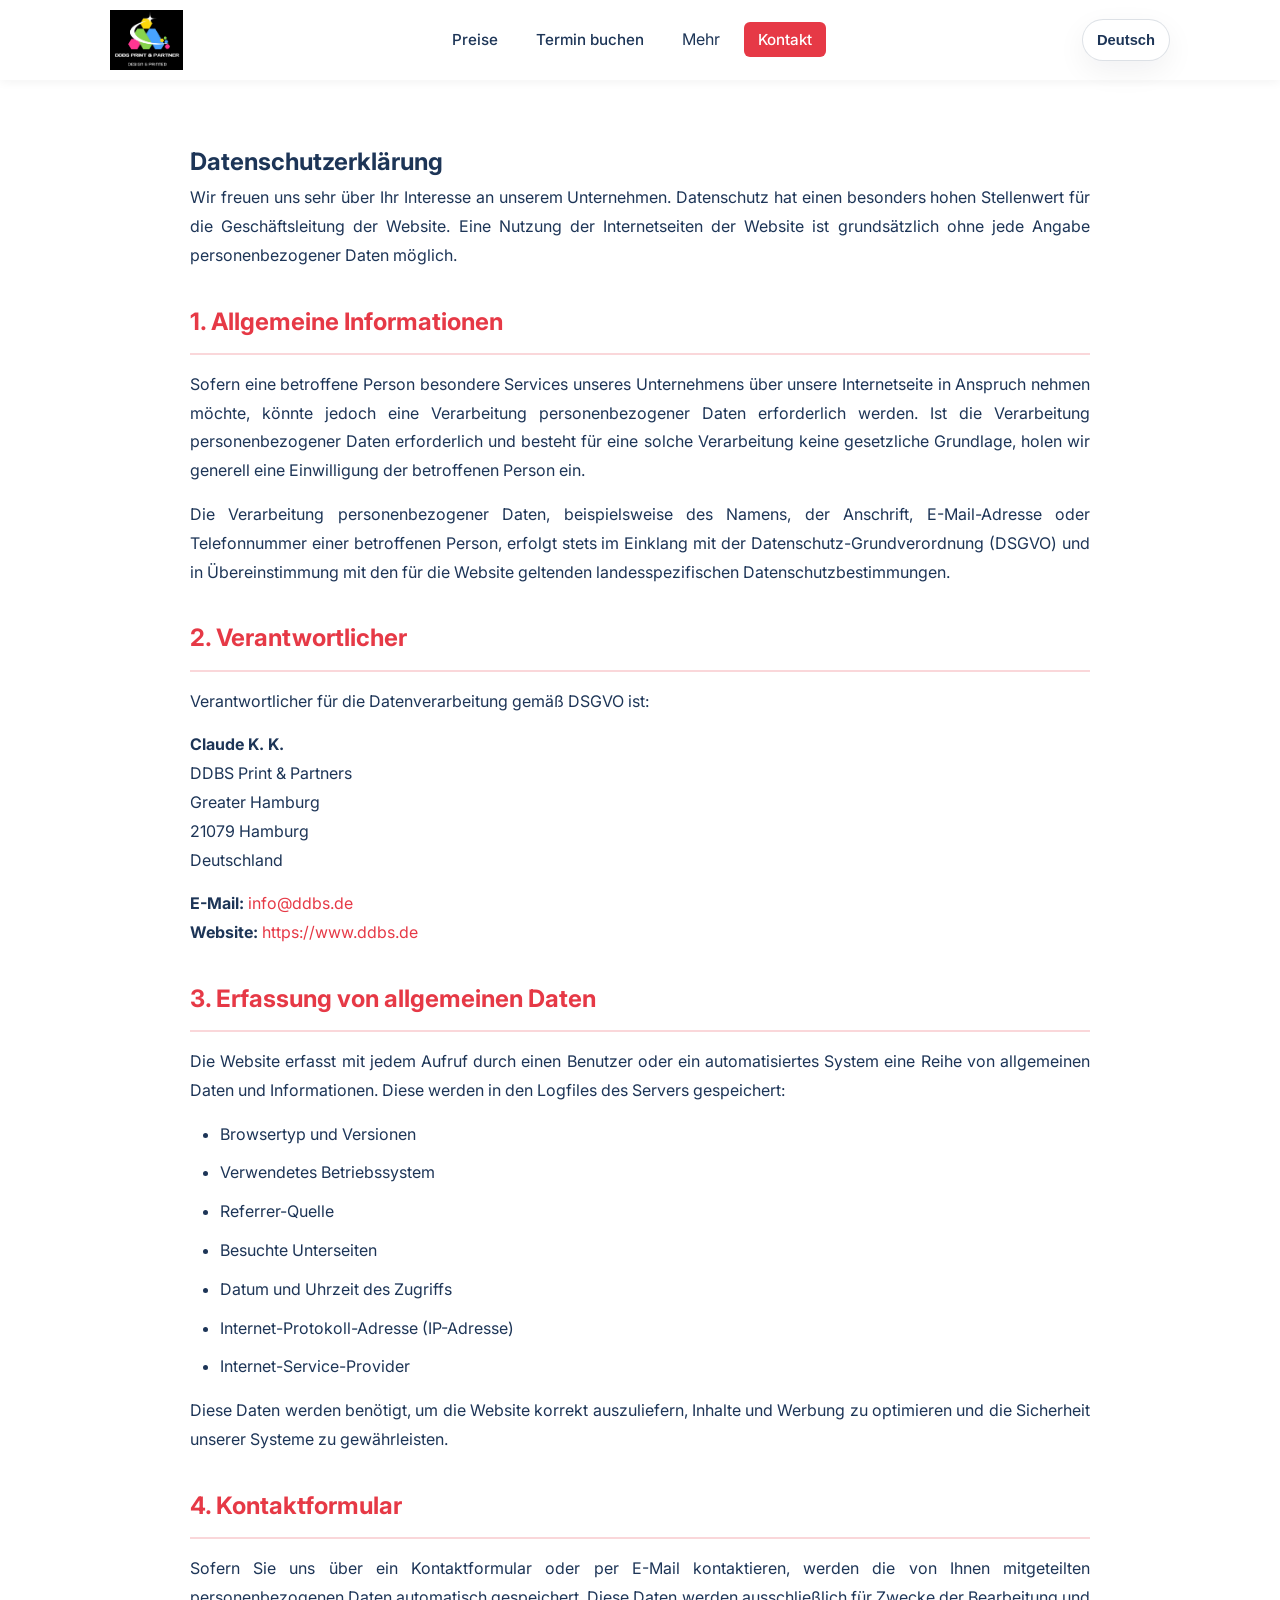
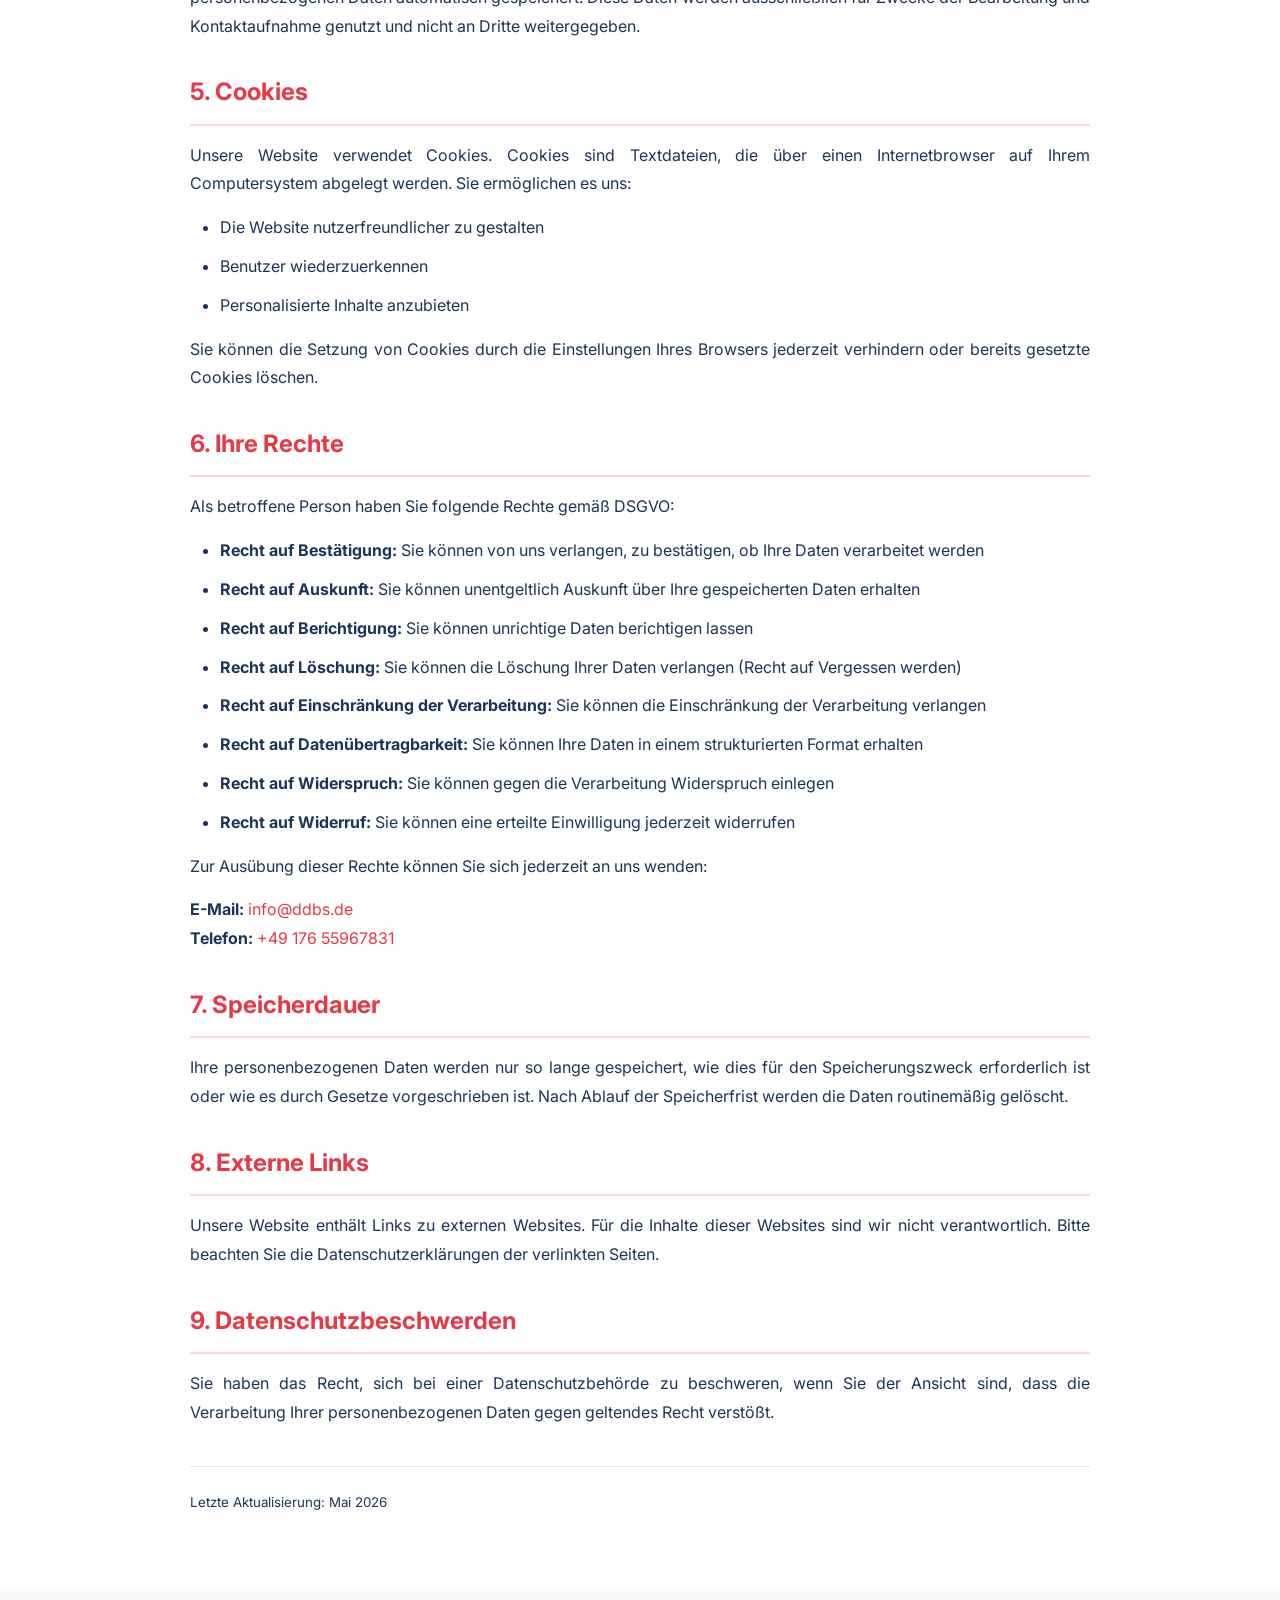
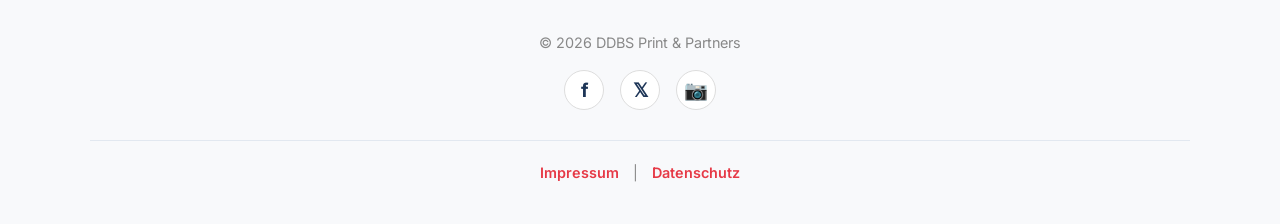
<file: datenschutz.html>
<!DOCTYPE html>
<html lang="de">
<head>
    <meta charset="UTF-8">
    <meta name="viewport" content="width=device-width, initial-scale=1.0">
    <title>Datenschutzerklärung | DDBS Print & Partners</title>
    <link rel="stylesheet" href="style.css">
    <link href="https://fonts.googleapis.com/css2?family=Inter:wght@400;700&display=swap" rel="stylesheet">
</head>
<body>
    <a id="top"></a>
    <header>
        <nav class="navbar">
            <div class="navbar-container">
                <div class="logo">
                    <a href="index.html" class="logo-link" aria-label="Zur Startseite">
                        <img src="DDBSLogo1.png" alt="DDBS Print & Partners" class="site-logo">
                    </a>
                </div>
                <button class="hamburger" id="hamburger" aria-label="Navigation umschalten">
                    <span></span>
                    <span></span>
                    <span></span>
                </button>
                <div class="nav-menu" id="nav-menu">
                    <ul class="nav-links">
                        <li><a href="index.html#prices">Preise</a></li>
                        <li><a href="index.html#booking">Termin buchen</a></li>
                        <li class="nav-item dropdown">
                            <button class="dropbtn" id="nav-more" type="button" aria-haspopup="true" aria-expanded="false">Mehr</button>
                            <ul class="dropdown-menu" aria-label="Weitere Navigation">
                                <li><a href="ddbsinfo.html" id="nav-services">DDBSinfo</a></li>
                                <li><a href="index.html#resources">Ressourcen</a></li>
                                <li><a href="index.html#professional-training">Weiterbildung</a></li>
                                <li><a href="index.html#handicap">Handicap</a></li>
                                <li><a href="index.html#products">Produkte</a></li>
                                <li><a href="index.html#partners">Partner</a></li>
                            </ul>
                        </li>
                        <li><a href="index.html#contact" class="btn-nav-cta">Kontakt</a></li>
                    </ul>
                </div>
                <div class="language-selector">
                    <button type="button" class="google-translate-toggle" id="google-translate-toggle">Deutsch</button>
                    <div id="google_translate_element" class="google-translate-element" aria-hidden="true"></div>
                </div>
            </div>
        </nav>
    </header>

    <section class="container legal-section" style="padding: 60px 0;">
        <div class="legal-content">
            <h1>Datenschutzerklärung</h1>

            <p>Wir freuen uns sehr über Ihr Interesse an unserem Unternehmen. Datenschutz hat einen besonders hohen Stellenwert für die Geschäftsleitung der Website. Eine Nutzung der Internetseiten der Website ist grundsätzlich ohne jede Angabe personenbezogener Daten möglich.</p>

            <h2>1. Allgemeine Informationen</h2>
            <p>Sofern eine betroffene Person besondere Services unseres Unternehmens über unsere Internetseite in Anspruch nehmen möchte, könnte jedoch eine Verarbeitung personenbezogener Daten erforderlich werden. Ist die Verarbeitung personenbezogener Daten erforderlich und besteht für eine solche Verarbeitung keine gesetzliche Grundlage, holen wir generell eine Einwilligung der betroffenen Person ein.</p>

            <p>Die Verarbeitung personenbezogener Daten, beispielsweise des Namens, der Anschrift, E-Mail-Adresse oder Telefonnummer einer betroffenen Person, erfolgt stets im Einklang mit der Datenschutz-Grundverordnung (DSGVO) und in Übereinstimmung mit den für die Website geltenden landesspezifischen Datenschutzbestimmungen.</p>

            <h2>2. Verantwortlicher</h2>
            <p>Verantwortlicher für die Datenverarbeitung gemäß DSGVO ist:</p>
            <p>
                <strong>Claude K. K.</strong><br>
                DDBS Print & Partners<br>
                Greater Hamburg<br>
                21079 Hamburg<br>
                Deutschland
            </p>
            <p>
                <strong>E-Mail:</strong> <a href="mailto:info@ddbs.de">info@ddbs.de</a><br>
                <strong>Website:</strong> <a href="https://www.ddbs.de">https://www.ddbs.de</a>
            </p>

            <h2>3. Erfassung von allgemeinen Daten</h2>
            <p>Die Website erfasst mit jedem Aufruf durch einen Benutzer oder ein automatisiertes System eine Reihe von allgemeinen Daten und Informationen. Diese werden in den Logfiles des Servers gespeichert:</p>
            <ul>
                <li>Browsertyp und Versionen</li>
                <li>Verwendetes Betriebssystem</li>
                <li>Referrer-Quelle</li>
                <li>Besuchte Unterseiten</li>
                <li>Datum und Uhrzeit des Zugriffs</li>
                <li>Internet-Protokoll-Adresse (IP-Adresse)</li>
                <li>Internet-Service-Provider</li>
            </ul>
            <p>Diese Daten werden benötigt, um die Website korrekt auszuliefern, Inhalte und Werbung zu optimieren und die Sicherheit unserer Systeme zu gewährleisten.</p>

            <h2>4. Kontaktformular</h2>
            <p>Sofern Sie uns über ein Kontaktformular oder per E-Mail kontaktieren, werden die von Ihnen mitgeteilten personenbezogenen Daten automatisch gespeichert. Diese Daten werden ausschließlich für Zwecke der Bearbeitung und Kontaktaufnahme genutzt und nicht an Dritte weitergegeben.</p>

            <h2>5. Cookies</h2>
            <p>Unsere Website verwendet Cookies. Cookies sind Textdateien, die über einen Internetbrowser auf Ihrem Computersystem abgelegt werden. Sie ermöglichen es uns:</p>
            <ul>
                <li>Die Website nutzerfreundlicher zu gestalten</li>
                <li>Benutzer wiederzuerkennen</li>
                <li>Personalisierte Inhalte anzubieten</li>
            </ul>
            <p>Sie können die Setzung von Cookies durch die Einstellungen Ihres Browsers jederzeit verhindern oder bereits gesetzte Cookies löschen.</p>

            <h2>6. Ihre Rechte</h2>
            <p>Als betroffene Person haben Sie folgende Rechte gemäß DSGVO:</p>
            <ul>
                <li><strong>Recht auf Bestätigung:</strong> Sie können von uns verlangen, zu bestätigen, ob Ihre Daten verarbeitet werden</li>
                <li><strong>Recht auf Auskunft:</strong> Sie können unentgeltlich Auskunft über Ihre gespeicherten Daten erhalten</li>
                <li><strong>Recht auf Berichtigung:</strong> Sie können unrichtige Daten berichtigen lassen</li>
                <li><strong>Recht auf Löschung:</strong> Sie können die Löschung Ihrer Daten verlangen (Recht auf Vergessen werden)</li>
                <li><strong>Recht auf Einschränkung der Verarbeitung:</strong> Sie können die Einschränkung der Verarbeitung verlangen</li>
                <li><strong>Recht auf Datenübertragbarkeit:</strong> Sie können Ihre Daten in einem strukturierten Format erhalten</li>
                <li><strong>Recht auf Widerspruch:</strong> Sie können gegen die Verarbeitung Widerspruch einlegen</li>
                <li><strong>Recht auf Widerruf:</strong> Sie können eine erteilte Einwilligung jederzeit widerrufen</li>
            </ul>

            <p>Zur Ausübung dieser Rechte können Sie sich jederzeit an uns wenden:</p>
            <p>
                <strong>E-Mail:</strong> <a href="mailto:info@ddbs.de">info@ddbs.de</a><br>
                <strong>Telefon:</strong> <a href="tel:+4917655967831">+49 176 55967831</a>
            </p>

            <h2>7. Speicherdauer</h2>
            <p>Ihre personenbezogenen Daten werden nur so lange gespeichert, wie dies für den Speicherungszweck erforderlich ist oder wie es durch Gesetze vorgeschrieben ist. Nach Ablauf der Speicherfrist werden die Daten routinemäßig gelöscht.</p>

            <h2>8. Externe Links</h2>
            <p>Unsere Website enthält Links zu externen Websites. Für die Inhalte dieser Websites sind wir nicht verantwortlich. Bitte beachten Sie die Datenschutzerklärungen der verlinkten Seiten.</p>

            <h2>9. Datenschutzbeschwerden</h2>
            <p>Sie haben das Recht, sich bei einer Datenschutzbehörde zu beschweren, wenn Sie der Ansicht sind, dass die Verarbeitung Ihrer personenbezogenen Daten gegen geltendes Recht verstößt.</p>

            <p style="margin-top: 40px; padding-top: 20px; border-top: 1px solid #e2e8f0;">
                <small>Letzte Aktualisierung: Mai 2026</small>
            </p>
        </div>
    </section>

    <footer>
        <div class="footer-content">
            <p>&copy; 2026 DDBS Print & Partners</p>
            <div class="social-links">
                <a href="https://facebook.com" target="_blank" rel="noopener" aria-label="Facebook">
                    <span class="social-icon">f</span>
                </a>
                <a href="https://twitter.com" target="_blank" rel="noopener" aria-label="Twitter">
                    <span class="social-icon">𝕏</span>
                </a>
                <a href="https://instagram.com" target="_blank" rel="noopener" aria-label="Instagram">
                    <span class="social-icon">📷</span>
                </a>
            </div>
            <div class="legal-links">
                <a href="impressum.html">Impressum</a> | 
                <a href="datenschutz.html">Datenschutz</a>
            </div>
        </div>
    </footer>

    <script>
        // Hamburger menu toggle (same as main page)
        const hamburger = document.getElementById('hamburger');
        const navMenu = document.getElementById('nav-menu');
        const navLinks = document.querySelectorAll('.nav-links a');

        hamburger.addEventListener('click', () => {
            hamburger.classList.toggle('active');
            navMenu.classList.toggle('active');
        });

        const navDropdown = document.querySelector('.nav-item.dropdown');
        const navMoreButton = document.getElementById('nav-more');

        navLinks.forEach(link => {
            link.addEventListener('click', () => {
                hamburger.classList.remove('active');
                navMenu.classList.remove('active');
                navDropdown?.classList.remove('open');
                navMoreButton?.setAttribute('aria-expanded', 'false');
            });
        });

        navMoreButton?.addEventListener('click', (event) => {
            event.stopPropagation();
            const isOpen = navDropdown.classList.toggle('open');
            navMoreButton.setAttribute('aria-expanded', String(isOpen));
        });

        document.addEventListener('click', (event) => {
            if (!event.target.closest('.navbar-container')) {
                hamburger.classList.remove('active');
                navMenu.classList.remove('active');
            }
            if (!event.target.closest('.nav-item.dropdown')) {
                navDropdown?.classList.remove('open');
                navMoreButton?.setAttribute('aria-expanded', 'false');
            }
            if (!event.target.closest('.language-selector')) {
                const googleTranslateElement = document.getElementById('google_translate_element');
                googleTranslateElement?.classList.remove('active');
                googleTranslateElement?.setAttribute('aria-hidden', 'true');
            }
        });
    </script>
    <script src="translate.js"></script>
</body>
</html>
</file>
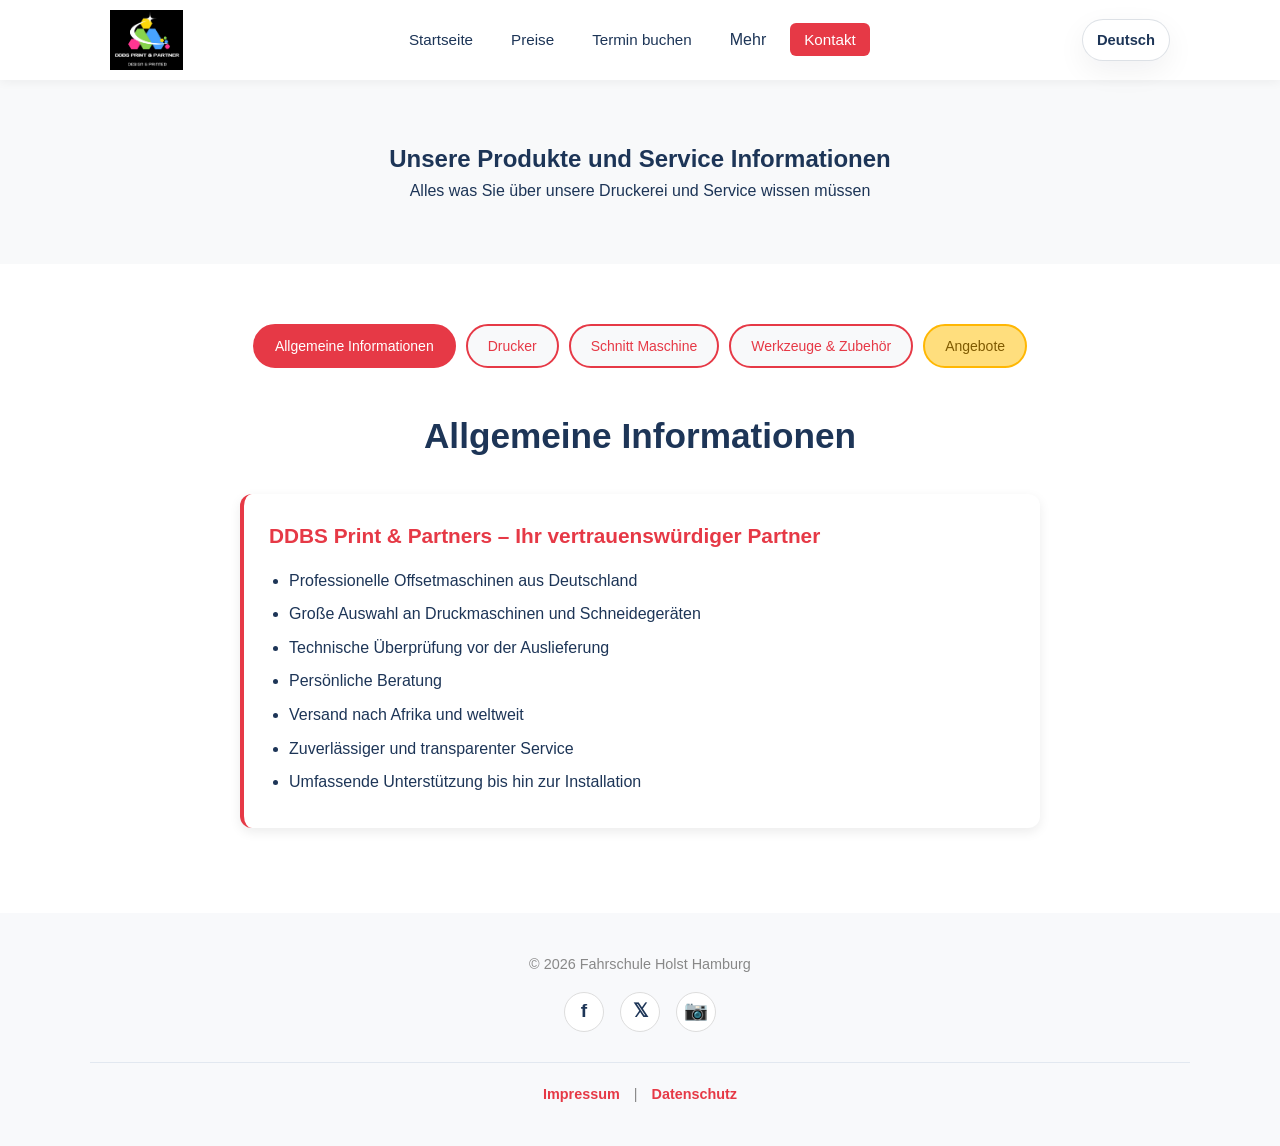
<file: ddbsinfo.html>
<!DOCTYPE html>
<html lang="de">
<head>
    <meta charset="UTF-8">
    <meta name="viewport" content="width=device-width, initial-scale=1.0">
    <title>Unsere Informationen - DDBS Print & Partners</title>
    <link rel="stylesheet" href="style.css">
    <link rel="icon" href="DDBSLogo1.png" type="image/png">
    <link href="https://fonts.googleapis.com/css2?family=Roboto:wght@300;400;500;700&display=swap" rel="stylesheet">
    <link rel="stylesheet" href="https://cdnjs.cloudflare.com/ajax/libs/font-awesome/6.0.0/css/all.min.css">
</head>
<body>
    <header>
        <nav class="navbar">
<div class="navbar-container">
                <div class="logo">
                    <a href="index.html" class="logo-link" aria-label="Zur Startseite">
                        <img src="DDBSLogo1.png" alt="DDBS Print & Partners" class="site-logo">
                    </a>
                </div>

                <button class="hamburger" id="hamburger" aria-label="Navigation umschalten">
                    <span></span>
                    <span></span>
                </button>

                <div class="nav-menu" id="nav-menu">
                    <ul class="nav-links">
                        <li><a href="index.html" id="nav-home">Startseite</a></li>
                        <li><a href="index.html#prices" id="nav-price">Preise</a></li>
                        <li><a href="index.html#booking" id="nav-booking">Termin buchen</a></li>
                        <li class="nav-item dropdown">
                            <button class="dropbtn" id="nav-more" type="button" aria-haspopup="true" aria-expanded="false">Mehr</button>
                            <ul class="dropdown-menu" aria-label="Weitere Navigation">
                                <li><a href="ddbsinfo.html" id="nav-services">DDBSinfo</a></li>
                                <li><a href="index.html#resources" id="nav-resources">Ressourcen</a></li>
                                <li><a href="index.html#professional-training" id="nav-training">Weiterbildung</a></li>
                                <li><a href="index.html#handicap" id="nav-handicap">Handicap</a></li>
                                <li><a href="index.html#products" id="nav-products">Produkte</a></li>
                                <li><a href="index.html#partners" id="nav-partners">Partners</a></li>
                            </ul>
                        </li>
                        <li><a href="index.html#contact" class="btn-nav-cta" id="nav-contact">Kontakt</a></li>
                    </ul>
                </div>

                <div class="language-selector">
                    <button type="button" class="google-translate-toggle" id="google-translate-toggle">Deutsch</button>
                    <div id="google_translate_element" class="google-translate-element" aria-hidden="true"></div>
                </div>
            </div>
        </nav>
    </header>

    <main>
        <section class="hero-section">
            <div class="hero-content">
                <h1 id="services-hero-title">Unsere Produkte und Service Informationen</h1>
                <p id="services-hero-subtitle">Alles was Sie über unsere Druckerei und Service wissen müssen</p>
            </div>
        </section>
<!-- Services Information Section -->
        <section id="services-info" class="container services-info-section">
            <!-- Tabs Buttons Section -->
            <div class="services-tabs">
                <button class="services-tab-btn active" data-tab="general" id="tab-general">Allgemeine Informationen</button>
                <button class="services-tab-btn" data-tab="printers" id="tab-printers">Drucker</button>
                <!--
                <button class="services-tab-btn" data-tab="disability" id="tab-disability">Behinderung</button> -->
                <button class="services-tab-btn" data-tab="cutters" id="tab-cutters">Schnitt Maschine</button>
                <button class="services-tab-btn" data-tab="accessories" id="tab-accessories">Werkzeuge & Zubehör</button>
                <!--
                <button class="services-tab-btn" data-tab="bf17" id="tab-bf17">BF17 Regeln</button>
                <button class="services-tab-btn" data-tab="learning-materials" id="tab-learning-materials">Lernmaterialien</button> -->
                <button class="services-tab-btn offers-btn" data-tab="offers" id="tab-offers">Angebote</button>
            </div>

            <div class="services-content">

<!-- General Information Tab -->
                <div id="general" class="services-tab active">
                    <h2 id="general-title">Allgemeine Informationen</h2>
                    <div class="services-card">
                      
                        <h3 id="general-information-title">DDBS Print & Partners – Ihr vertrauenswürdiger Partner</h3>
                        <ul>
                            <li id="general-information-1">Professionelle Offsetmaschinen aus Deutschland</li>
                            <li id="general-information-2">Große Auswahl an Druckmaschinen und Schneidegeräten</li>
                            <li id="general-information-3">Technische Überprüfung vor der Auslieferung</li>
                            <li id="general-information-4">Persönliche Beratung</li>
                            <li id="general-information-5">Versand nach Afrika und weltweit</li>
                            <li id="general-information-6">Zuverlässiger und transparenter Service</li>
                            <li id="general-information-7">Umfassende Unterstützung bis hin zur Installation</li>
                        </ul>
                    </div>
<!--
                    <div class="services-card">
                        <h3>Wohnsitzanforderung</h3>
                        <p>Sie müssen seit mindestens 185 Tagen ununterbrochen in Deutschland wohnen, um eine deutsche Fahrerlaubnis zu erwerben. Bei kürzerem Aufenthalt kann unter bestimmten Umständen eine ausländische Fahrerlaubnis anerkannt werden.</p>
                    </div>

                    <div class="services-card">
                        <h3>Straffreiheit</h3>
                        <p>Bei bestimmten Straftaten (z.B. Trunkenheit am Steuer, Fahrerflucht) kann die Erteilung der Fahrerlaubnis versagt werden. Die Fahrerlaubnisbehörde prüft Ihre Zuverlässigkeit.</p>
                    </div> -->
                </div>

                <!-- Printer Tab -->
                <div id="printers" class="services-tab">
                    <h2 id="printers-title">Langlebige Druckmaschinen</h2>
                    <div class="services-card">
                        <h3>Suchen Sie nach authentischen Druckern?</h3>
                        <p>Sie sind hier genau richtig!</p>
                    </div>


                    <div class="services-card">
                        <h3>Drucker und Spezifikationen</h3>
                        <table class="services-table">
                            <thead>
                                <tr>
                                    <th>Druckername</th>
                                    <th>Druckertyp (Modell)</th>
                                    <th>Baujahr</th>
<!--                                    <th>Bild</th> -->
                                </tr>
                            </thead>
                            <tbody>
                                <tr>
                                    <td>Heidelberg GTO</td>
                                    <td>GTO 46+ mit Nummerier- und Perforiereinrichtung Offsetdruckmaschine</td>
                                    <td>1982</td>
<!--                                    <td><img src="polar137x2005.jpg" alt="Polar 137x2005"></td> -->
                                </tr>
                                <tr>
                                    <td>Heidelberg GTO</td>
                                    <td>GTO 52 1-Farben-Offsetdruckmaschine</td>
                                    <td>1987</td>
<!--                                    <td><img src="heidelberg_gto.jpg" alt="Heidelberg GTO"></td> -->
                                </tr>
                                <tr>
                                    <td>Heidelberg KORD</td>
                                    <td>KORD 64 Bogenoffsetdruckmaschine</td>
                                    <td>1975</td>
                                    
                                </tr>
                                <tr>
                                    <td>Heidelberg SORM</td>
                                    <td>SORM Bogenoffsetdruckmaschine</td>
                                    <td>1977</td>
                                </tr>
                                <tr>
                                    <td>Heidelberg Speedmaster</td>
                                    <td>SM 52-2 P+ Version</td>
                                    <td>1998</td>
                                </tr>
                                <tr>
                                    <td>Heidelberg Speedmaster</td>
                                    <td>SM 52-2 P+ 2-Farben-Offsetdruckmaschine</td>
                                    <td>2005</td>
                                </tr>
                                <tr>
                                    <td>Heidelberg Speedmaster</td>
                                    <td>SM 52-22-Farben-Offsetdruckmaschine</td>
                                    <td>1999</td>
                                </tr>
                                <tr>
                                    <td>Heidelberg Speedmaster</td>
                                    <td>SM 102 Z Offsetdruckmaschine</td>
                                    <td>1984</td>
                                </tr>

                                <tr>
                                    <td>Heidelberg Printmaster</td>
                                    <td>SPM 74-2 P Offsetdruckmaschine</td>
                                    <td>2006</td>
                                </tr>
                                <tr>
                                    <td>Heidelberg Speedmaster</td>
                                    <td>SM 74-2 /​​SM 74-2-P 2-Farben-Offsetdruckmaschine</td>
                                    <td>2008</td>
                                </tr>
                                <tr>
                                    <td>Heidelberg Speedmaster</td>
                                    <td>SM 72 ZP 2-Farben-Offsetdruckmaschine</td>
                                    <td>1991</td>
                                </tr>
                                <tr>
                                    <td>Heidelberg GTOZP</td>
                                    <td>GTOZP 46+ Version Offsetdruckmaschine</td>
                                    <td>1978</td>
                                </tr>


                            </tbody>
                        </table>
                    </div>


<!--
                    <div class="services-card">
                        <h3>Voraussetzungen für B197</h3>
                        <ul>
                            <li>Mindestalter: 17 Jahre (begleitetes Fahren ab 17 möglich)</li>
                            <li>Erste-Hilfe-Kurs (9 Unterrichtseinheiten)</li>
                            <li>Theoretische Prüfung</li>
                            <li>Praktische Prüfung auf einem Automatikfahrzeug</li>
                            <li>Sehtest und ärztliches Gutachten</li>
                        </ul>
                    </div>

                    <div class="services-card">
                        <h3>Besonderheiten der B197 Lizenz</h3>
                        <p>Mit der B197 Fahrerlaubnis dürfen Sie nur Fahrzeuge mit Automatikgetriebe führen. Wenn Sie später auch Schaltfahrzeuge fahren möchten, müssen Sie eine praktische Prüfung auf einem Schaltfahrzeug ablegen, um die volle B-Klasse zu erhalten.</p>
                    </div>

                    <div class="services-card">
                        <h3>Kosten für B197 Ausbildung</h3>
                        <p>Die Ausbildungskosten für die B197 Fahrerlaubnis sind in der Regel etwas günstiger als für die volle B-Klasse, da weniger Fahrstunden benötigt werden. Die genauen Kosten variieren je nach Fahrschule und individuellem Lernfortschritt.</p>
                    </div> -->
                </div>

<!-- Disability Training Tab -->
 <!--
                <div id="disability" class="services-tab">
                    <h2 id="disability-title">Ausbildung für Menschen mit Behinderung</h2>
                    <div class="services-card">
                        <h3>Unsere Expertise</h3>
                        <p>Seit 2007 bilden wir Menschen mit Behinderungen aus. Unsere Fahrlehrerinnen und Fahrlehrer sind speziell fortgebildet und verfügen über jahrelange Erfahrung in der Handicap-Ausbildung.</p>
                    </div>

                    <div class="services-card">
                        <h3>Barrierefreiheit</h3>
                        <p>Alle unsere Fahrschulen sind barrierefrei zu erreichen. Bushaltestellen befinden sich in unmittelbarer Umgebung. Der theoretische Unterricht wird integrativ mit behinderten und nichtbehinderten Fahrschülern durchgeführt.</p>
                    </div>

                    <div class="services-card">
                        <h3>Fachgutachten</h3>
                        <p>Wir erstellen Fahrproben und Gutachten zur Beurteilung der Fahrtauglichkeit. Unsere Experten helfen Ihnen und Ihrem Facharzt bei der Entscheidungsfindung.</p>
                    </div>

                    <div class="services-card">
                        <h3>Förderung</h3>
                        <p>Wir unterstützen Sie bei der beruflichen Rehabilitation durch die Deutsche Rentenversicherung. Beratung und individuelle Lösungen für Ihre Situation.</p>
                    </div>

                    <div class="services-card">
                        <h3>Kontakt für Handicap-Ausbildung</h3>
                        <p>Bei Fragen zur Ausbildung für Menschen mit Behinderungen stehen wir Ihnen gerne zur Verfügung:</p>
                        <p><strong>Telefon:</strong> 040 / 763 43 77<br><strong>Mobil:</strong> 0176 / 23 30 88 64</p>
                    </div>
                </div> -->

<!-- Cutting Machine Tab -->
                <div id="cutters" class="services-tab">
                    <h2 id="cutters-title">Druckschneide Maschinen</h2>
                    <div class="services-card">
                        <h3>Suchen Sie nach originalen Druckschneidemaschinen?</h3>
                        <p>Sie sind hier genau richtig!</p>
                    </div>

                    <div class="services-card">
                        <h3>Schneidemaschinen und Spezifikationen</h3>
                        <table class="services-table">
                            <thead>
                                <tr>
                                    <th>Schneidemaschinen Name</th>
                                    <th>Typ (Modell)</th>
                                    <th>Baujahr</th>
                                </tr>
                            </thead>
                            <tbody>
                                <tr>
                                    <td>POLAR 137X</td>
                                    <td>137X Komplette Schneidanlage (Ref: FER_3067)</td>
                                    <td>2005</td>
                                </tr>
                                <tr>
                                    <td>Wohlenberg 155</td>
                                    <td>155 Papierschneidmaschine</td>
                                    <td>2000</td>
                                </tr>
                                <tr>
                                    <td>Perfecta 76</td>
                                    <td>76 UC Papierschneidmaschine</td>
                                    <td>1992</td>
                                </tr>
                                <tr>
                                    <td>Robust 800</td>
                                    <td>Rollen-zu-Bogen-Schneidmaschine</td>
                                    <td>2001</td>
                                </tr>
                                <tr>
                                    <td>Polar Mohr</td>
                                    <td>92E Papierschneidmaschine</td>
                                    <td>1999</td>
                                </tr>
                                <tr>
                                    <td>Polar Mohr</td>
                                    <td>92E Papierschneidmaschine</td>
                                    <td>1996</td>
                                </tr>
                                <tr>
                                    <td>Polar Mohr</td>
                                    <td>78 E Papierschneidmaschine</td>
                                    <td>1996</td>
                                </tr>
                                <tr>
                                    <td>Polar Mohr</td>
                                    <td>78 ED Papierschneidmaschine</td>
                                    <td>-</td>
                                </tr>
                                <tr>
                                    <td>Polar Mohr</td>
                                    <td>D80 ECO Papierschneidmaschine</td>
                                    <td>-</td>
                                </tr>
                                <tr>
                                    <td>Perfecta Seypa</td>
                                    <td>Seypa 92 UC-2 Schneidmaschine</td>
                                    <td>1990</td>
                                </tr>
                                <tr>
                                    <td>Ideal 525</td>
                                    <td>525/3 Papierschneidmaschine</td>
                                    <td>2006</td>
                                </tr>
                                <tr>
                                    <td>Ideal 7260</td>
                                    <td>7260 Hydraulische Papierschneidmaschine</td>
                                    <td>2023</td>
                                </tr>
                                <tr>
                                    <td>MotionCutter 530</td>
                                    <td>V2.0 Digitales Hochgeschwindigkeits-Lasersystem</td>
                                    <td>2024</td>
                                </tr>
                                
                            </tbody>
                        </table>
                    </div>

<!--
                    <div class="services-card">
                        <h3>FE für Klasse A (Motorrad)</h3>
                        <ul>
                            <li>Mindestalter: 24 Jahre für A1, 25 Jahre für A2, 25 Jahre für A</li>
                            <li>Theoretische und praktische Prüfung</li>
                            <li>Zweijährige Probezeit</li>
                            <li>Bei Verstößen: Aufbauseminar oder verlängerte Probezeit</li>
                        </ul>
                    </div>

                    <div class="services-card">
                        <h3>FE für Klasse B (PKW)</h3>
                        <ul>
                            <li>Mindestalter: 18 Jahre (17 Jahre mit Begleitperson)</li>
                            <li>Theoretische und praktische Prüfung</li>
                            <li>Zweijährige Probezeit</li>
                            <li>Bei 1-3 Punkten: Aufbauseminar</li>
                            <li>Bei 4-5 Punkten: Aufbauseminar + verkehrspsychologische Beratung</li>
                            <li>Bei 6-7 Punkten: Probezeit verlängert auf 4 Jahre</li>
                        </ul>
                    </div>

                    <div class="services-card">
                        <h3>FE für Klasse C (LKW)</h3>
                        <ul>
                            <li>Mindestalter: 21 Jahre (18 Jahre mit C1E)</li>
                            <li>Zusätzliche Anforderungen für Berufskraftfahrer</li>
                            <li>Grundqualifikation nach BKrFQG</li>
                            <li>Zweijährige Probezeit</li>
                        </ul>
                    </div>

                    <div class="services-card">
                        <h3>FE für Anhänger (BE, C1E, CE)</h3>
                        <ul>
                            <li>Hängt von der Zugfahrzeugklasse ab</li>
                            <li>Zusätzliche praktische Prüfung</li>
                            <li>Gilt für Fahrzeuggespanne über 3,5t</li>
                        </ul>
                    </div> 
                -->
                </div>

<!-- Tools & Accessories Tab -->
                <div id="accessories" class="services-tab">
                    <h2 id="accessories-title">Qualitätswerkzeuge & Zubehör</h2>
                    
<!--                    
                    <div class="services-card">
                        <h3>Grundaufgabe 1: Sicherer Umgang mit dem Fahrzeug</h3>
                        <ul>
                            <li>Sicheres Ein- und Aussteigen</li>
                            <li>Richtiges Anschnallen</li>
                            <li>Korrektes Einstellen von Sitz und Spiegel</li>
                            <li>Bedienung aller Bedienelemente</li>
                            <li>Sicherer Umgang mit Motor und Getriebe</li>
                        </ul>
                    </div>

                    <div class="services-card">
                        <h3>Grundaufgabe 2: Beherrschung der Fahrzeugführung</h3>
                        <ul>
                            <li>Anfahren und Halten</li>
                            <li>Geradeausfahren</li>
                            <li>Kurvenfahren</li>
                            <li>Abbiegen</li>
                            <li>Rückwärtsfahren</li>
                            <li>Parken</li>
                        </ul>
                    </div>

                    <div class="services-card">
                        <h3>Grundaufgabe 3: Verkehrsbeobachtung</h3>
                        <ul>
                            <li>Beobachtung des Verkehrsgeschehens</li>
                            <li>Erkennen von Gefahren</li>
                            <li>Rechtzeitiges Reagieren</li>
                            <li>Spiegel nutzen</li>
                            <li>Toter Winkel beachten</li>
                        </ul>
                    </div>

                    <div class="services-card">
                        <h3>Grundaufgabe 4: Verhalten im Verkehr</h3>
                        <ul>
                            <li>Einhaltung der Verkehrsvorschriften</li>
                            <li>Rücksichtnahme auf andere Verkehrsteilnehmer</li>
                            <li>Anpassung an Verkehrssituation</li>
                            <li>Vorausschauendes Fahren</li>
                            <li>Umweltbewusstes Fahren</li>
                        </ul>
                    </div>

                    <div class="services-card">
                        <h3>Grundaufgabe 5: Umweltbewusste und energiesparende Fahrweise</h3>
                        <ul>
                            <li>Schonender Umgang mit dem Fahrzeug</li>
                            <li>Wirtschaftliche Fahrweise</li>
                            <li>Umweltfreundliches Verhalten</li>
                            <li>Reduzierung von Abgasen</li>
                            <li>Energieeffiziente Techniken</li>
                        </ul>
                    </div>
                -->
                </div>



                <!-- BF17 Rules Tab -->
<!--                <div id="bf17" class="services-tab">
                    <h2 id="bf17-title">BF17 - Begleitetes Fahren ab 17</h2>
                    <div class="services-card">
                        <h3>Was ist BF17?</h3>
                        <p>BF17 ermöglicht es Jugendlichen ab 17 Jahren, bereits vor Erreichen der Volljährigkeit mit einer Begleitperson Auto zu fahren. Die Begleitperson muss mindestens 30 Jahre alt sein, seit mindestens 5 Jahren die Fahrerlaubnis der Klasse B besitzen und nicht mehr als 3 Punkte im Fahreignungsregister haben.</p>
                    </div>

                    <div class="services-card">
                        <h3>Voraussetzungen für BF17</h3>
                        <ul>
                            <li>Mindestalter: 17 Jahre</li>
                            <li>Theoretische Prüfung bestanden</li>
                            <li>Mindestens eine Begleitperson</li>
                            <li>Begleitperson: mind. 30 Jahre, B-Klasse seit 5 Jahren, max. 3 Punkte</li>
                            <li>Nächtliches Fahrverbot von 23:00 bis 5:00 Uhr (Ausnahmen möglich)</li>
                                <li>Begleitperson muss auf dem Beifahrersitz sitzen</li>
                        </ul>
                    </div>

                    <div class="services-card">
                        <h3>Regeln während BF17</h3>
                        <ul>
                            <li>Immer eine eingetragene Begleitperson mitführen</li>
                            <li>Nächtliches Fahrverbot (23:00 - 5:00 Uhr)</li>
                            <li>Keine Alkoholgrenze von 0,0 Promille</li>
                            <li>Bei Verstößen gelten die gleichen Sanktionen wie für Volljährige</li>
                            <li>Probezeit beginnt mit 18 Jahren</li>
                        </ul>
                    </div>

                    <div class="services-card">
                        <h3>Vorteile von BF17</h3>
                        <ul>
                            <li>Früherer Erwerb von Fahrpraxis</li>
                            <li>Günstigere Versicherungstarife</li>
                            <li>Mehr Sicherheit durch Begleitung erfahrener Fahrer</li>
                            <li>Reduzierte Probezeit nach Volljährigkeit</li>
                        </ul>
                    </div>

                    <div class="services-card">
                        <h3>BF17 in der Probezeit</h3>
                        <p>Während der zweijährigen Probezeit gelten für BF17-Fahrer dieselben Regeln wie für alle Fahranfänger. Bei Verstößen können Punkte in Flensburg oder ein Aufbauseminar verhängt werden.</p>
                    </div>
                </div> -->

<!-- Learning Materials Tab -->
            <!--    <div id="learning-materials" class="services-tab">
                    <h2 id="learning-materials-title">Lernmaterialien und Ressourcen</h2>
                    <div class="services-card">
                        <h3>Theorie-Lernmaterialien</h3>
                        <ul>
                            <li>Offizielles Fragen- und Antwortenkatalog der Fahrerlaubnisbehörde</li>
                            <li>Lernsoftware und Apps für die theoretische Prüfung</li>
                            <li>Lernbücher und Karteikarten</li>
                            <li>Online-Lernplattformen</li>
                            <li>Video-Tutorials zu Verkehrsregeln</li>
                        </ul>
                    </div>

                    <div class="services-card">
                        <h3>Praxis-Lernmaterialien</h3>
                        <ul>
                            <li>Fahrlehrbücher mit praktischen Tipps</li>
                            <li>Übungsmaterialien für Grundfahraufgaben</li>
                            <li>Checklisten für Fahrstunden</li>
                            <li>Video-Anleitungen für Fahrmanöver</li>
                            <li>Simulationssoftware für Fahrschulen</li>
                        </ul>
                    </div>

                    <div class="services-card">
                        <h3>Offizielle Quellen</h3>
                        <ul>
                            <li><a href="https://www.bast.de" target="_blank">Bundesanstalt für Straßenwesen (BASt)</a></li>
                            <li><a href="https://www.tuev-nord.de" target="_blank">TÜV Nord</a></li>
                            <li><a href="https://www.dekraf.de" target="_blank">Deutsche Kraftfahrer Akademie</a></li>
                            <li><a href="https://www.fahrschule.de" target="_blank">Informationsportal Fahrschule</a></li>
                        </ul>
                    </div>

                    <div class="services-card">
                        <h3>Prüfungsvorbereitung</h3>
                        <ul>
                            <li>Musterprüfungen online</li>
                            <li>Probefahrten zur Vorbereitung</li>
                            <li>Beratungsgespräche mit Fahrlehrern</li>
                            <li>Lernpläne und Zeitmanagement</li>
                            <li>Stressbewältigung und Prüfungsangst</li>
                        </ul>
                    </div>
                </div> -->

<!-- Offers Tab -->
                <div id="offers" class="services-tab">
                    <h2 id="offers-title">Spezielle Angebote und Rabatte</h2>
                
<!--                
                    <div class="services-card">
                        <h3>Fahrsimulator-Training</h3>
                        <p>Moderne Fahrsimulatoren für risikofreies Üben aller Fahrsituationen. Ideal zur Vorbereitung auf die praktische Prüfung und zur Verbesserung der Fahrtechnik.</p>
                        <ul>
                            <li>Realistische Fahrsimulation</li>
                            <li>Verschiedene Fahrzeugtypen</li>
                            <li>Notfallsituationen trainieren</li>
                            <li>Kostengünstiger als reale Fahrstunden</li>
                        </ul>
                    </div>

                    <div class="services-card">
                        <h3>FES-Seminar (Fahrerschulung für Einsteiger)</h3>
                        <p>Das FES-Seminar ist eine freiwillige Schulung für Fahranfänger, die während der Probezeit absolviert werden kann. Es vermittelt wichtige Kenntnisse für sicheres Fahren.</p>
                        <ul>
                            <li>4 Unterrichtseinheiten Theorie</li>
                            <li>1 Unterrichtseinheit Praxis</li>
                            <li>Reduzierung der Probezeit um 1 Jahr</li>
                            <li>Günstigere Versicherungsbeiträge</li>
                        </ul>
                    </div>

                    <div class="services-card">
                        <h3>ASF-Seminare (Aufbau-Seminare für Fahranfänger)</h3>
                        <p>Bei Verstößen während der Probezeit können ASF-Seminare angeordnet werden. Diese Seminare helfen, das Fahrverhalten zu verbessern und Punkte zu vermeiden.</p>
                        <ul>
                            <li>ASF 1: 4 Unterrichtseinheiten (bei 1-3 Punkten)</li>
                            <li>ASF 2: 6 Unterrichtseinheiten (bei 4-5 Punkten)</li>
                            <li>Verkehrspsychologische Beratung</li>
                            <li>Prävention von Verkehrsunfällen</li>
                        </ul>
                    </div>

                    <div class="services-card">
                        <h3>Sonderangebote für Berufskraftfahrer</h3>
                        <ul>
                            <li>Grundqualifikation nach BKrFQG</li>
                            <li>Weiterbildung für Gefahrguttransport</li>
                            <li>Schulungen für Ladungssicherung</li>
                            <li>Spezielle Kurse für Busfahrer</li>
                        </ul>
                    </div>

                    <div class="services-card">
                        <h3>Rabatte und Finanzierung</h3>
                        <ul>
                            <li>Ratenpläne für Ausbildungskosten</li>
                            <li>Rabatte für Mehrfachausbildungen</li>
                            <li>Gruppenrabatte für Freunde/Familie</li>
                            <li>Förderung durch Arbeitsagentur</li>
                        </ul>
                    </div>
-->
                    <div class="services-card">
                        <h3>Kontakt für individuelle Angebote</h3>
                        <p>Gerne erstellen wir Ihnen ein individuelles Angebot passend zu Ihren Bedürfnissen:</p>
                        <p><strong>Telefon:</strong> +49 176 5596 7831<br><strong>E-Mail:</strong> info@ddbs.de</p>
                    </div>
                </div> 
            </div>
        </section>
    </main>

    <footer>
        <div class="footer-content">
            <p>&copy; 2026 Fahrschule Holst Hamburg</p>
            <div class="social-links">
                <a href="https://facebook.com" target="_blank" rel="noopener" aria-label="Facebook">
                    <span class="social-icon">f</span>
                </a>
                <a href="https://twitter.com" target="_blank" rel="noopener" aria-label="Twitter">
                    <span class="social-icon">𝕏</span>
                </a>
                <a href="https://instagram.com" target="_blank" rel="noopener" aria-label="Instagram">
                    <span class="social-icon">📷</span>
                </a>
            </div>
            <div class="legal-links">
                <a href="impressum.html">Impressum</a> |
                <a href="datenschutz.html">Datenschutz</a>
            </div>
        </div>
    </footer>

    <script>
        // Hamburger menu toggle
        const hamburger = document.getElementById('hamburger');
        const navMenu = document.getElementById('nav-menu');

        hamburger.addEventListener('click', () => {
            hamburger.classList.toggle('active');
            navMenu.classList.toggle('active');
        });

        // Dropdown menu toggle
        const navMoreButton = document.getElementById('nav-more');
        const dropdownMenu = document.querySelector('.dropdown-menu');

        navMoreButton.addEventListener('click', (e) => {
            e.preventDefault();
            dropdownMenu.classList.toggle('active');
        });

        // services tabs functionality
        const servicesTabBtns = document.querySelectorAll('.services-tab-btn');
        const servicesTabs = document.querySelectorAll('.services-tab');

        servicesTabBtns.forEach(btn => {
            btn.addEventListener('click', () => {
                // Remove active class from all buttons and tabs
                servicesTabBtns.forEach(b => b.classList.remove('active'));
                servicesTabs.forEach(t => t.classList.remove('active'));

                // Add active class to clicked button and corresponding tab
                btn.classList.add('active');
                const tabId = btn.getAttribute('data-tab');
                document.getElementById(tabId).classList.add('active');
            });
        });

        // Close dropdown when clicking outside
        document.addEventListener('click', (e) => {
            if (!e.target.closest('.nav-item.dropdown')) {
                dropdownMenu.classList.remove('active');
            }
            if (!e.target.closest('.language-selector')) {
                const googleTranslateElement = document.getElementById('google_translate_element');
                googleTranslateElement?.classList.remove('active');
                googleTranslateElement?.setAttribute('aria-hidden', 'true');
            }
        });
    </script>
    <script src="translate.js"></script>
</body>
</html>
</file>
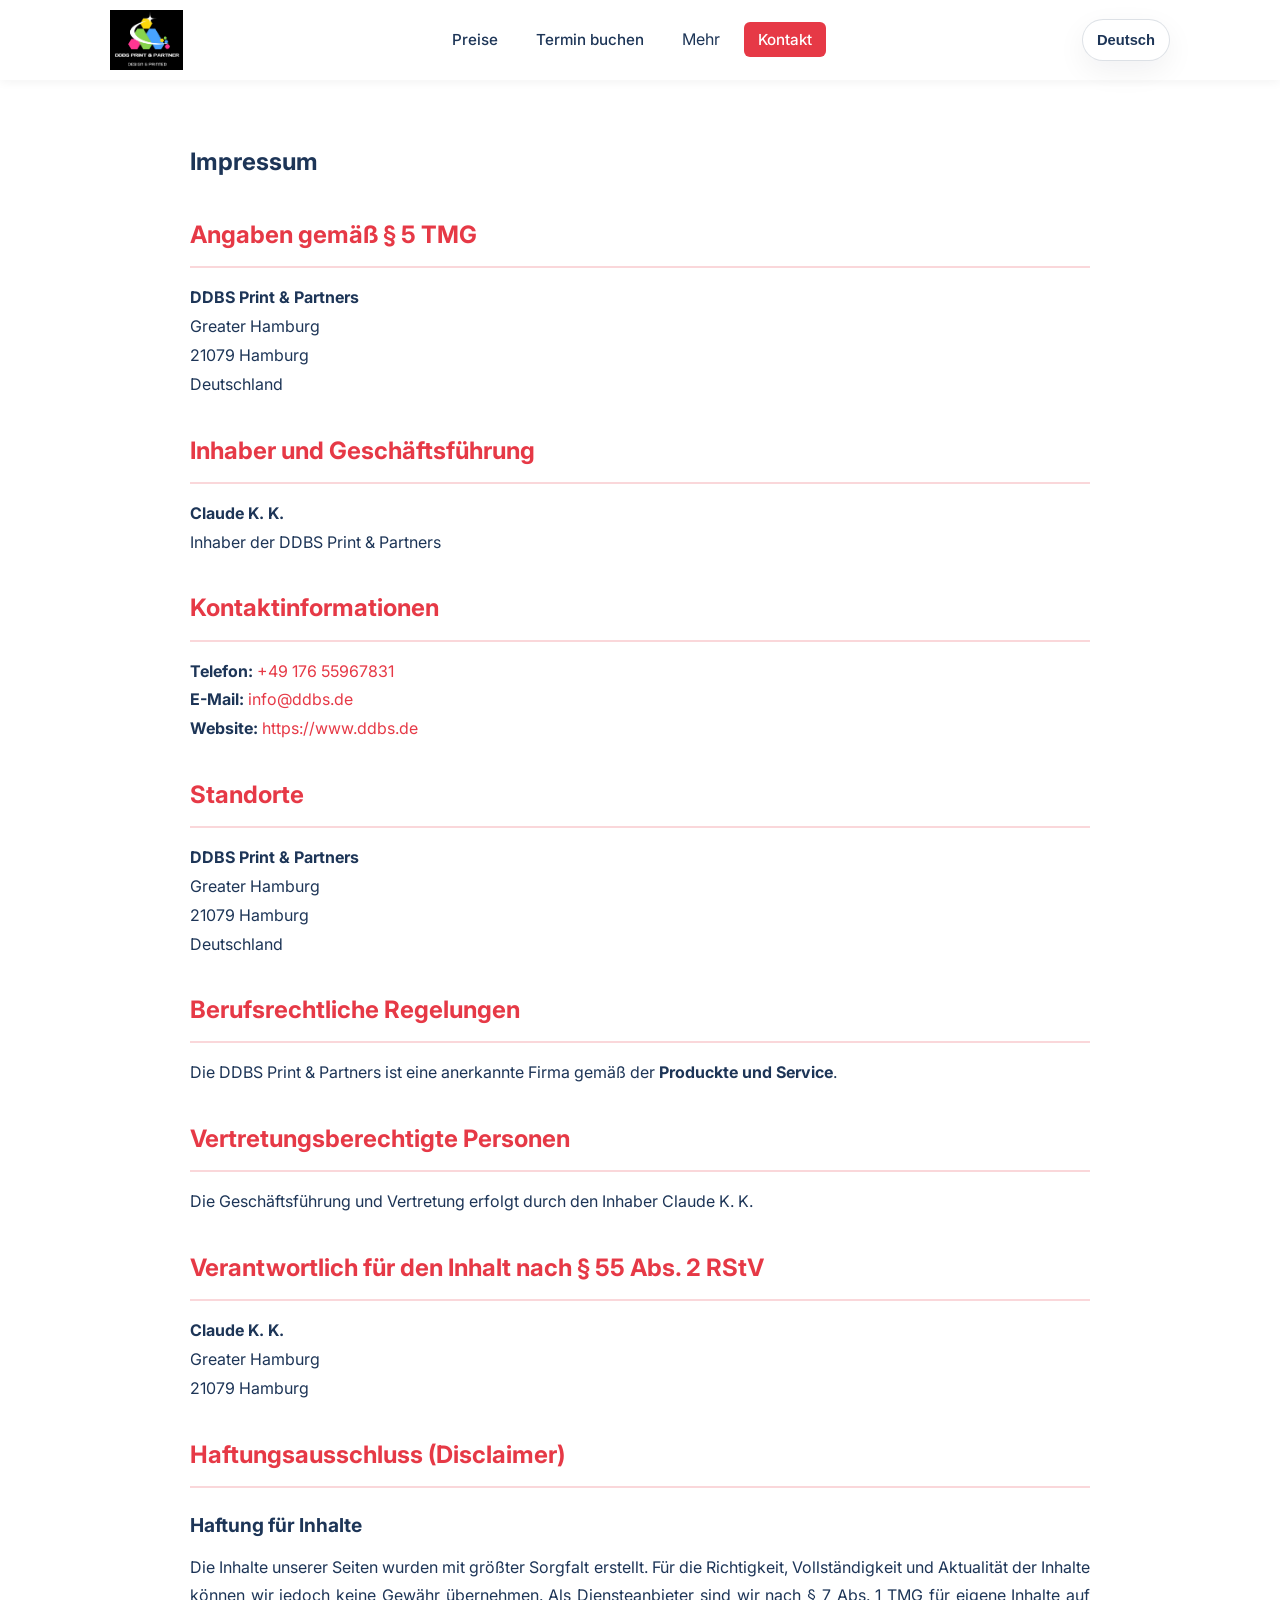
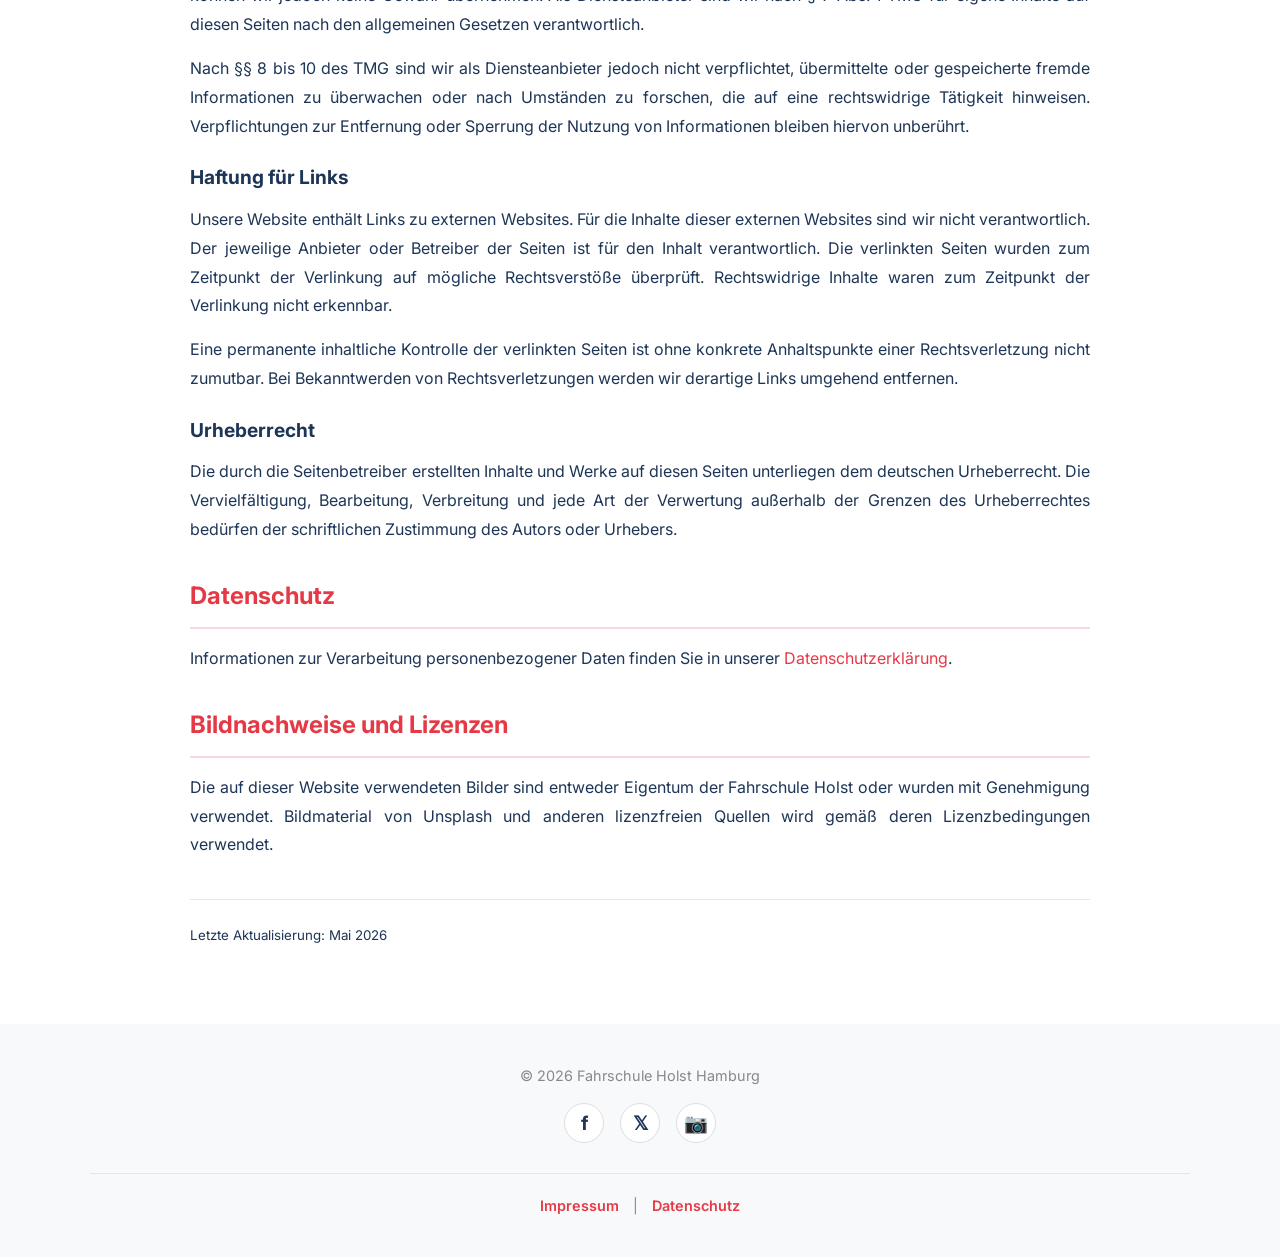
<file: impressum.html>
<!DOCTYPE html>
<html lang="de">
<head>
    <meta charset="UTF-8">
    <meta name="viewport" content="width=device-width, initial-scale=1.0">
    <title>Impressum | DDBS Print & Partners</title>
    <link rel="stylesheet" href="style.css">
    <link href="https://fonts.googleapis.com/css2?family=Inter:wght@400;700&display=swap" rel="stylesheet">
</head>
<body>
    <a id="top"></a>
    <header>
        <nav class="navbar">
            <div class="navbar-container">
                <div class="logo">
                    <a href="index.html" class="logo-link" aria-label="Zur Startseite">
                        <img src="DDBSLogo1.png" alt="DDBS Print & Partners" class="site-logo">
                    </a>
                </div>
                <button class="hamburger" id="hamburger" aria-label="Navigation umschalten">
                    <span></span>
                    <span></span>
                    <span></span>
                </button>
                <div class="nav-menu" id="nav-menu">
                    <ul class="nav-links">
                        <li><a href="index.html#prices">Preise</a></li>
                        <li><a href="index.html#booking">Termin buchen</a></li>
                        <li class="nav-item dropdown">
                            <button class="dropbtn" id="nav-more" type="button" aria-haspopup="true" aria-expanded="false">Mehr</button>
                            <ul class="dropdown-menu" aria-label="Weitere Navigation">
                                <li><a href="ddbsinfo.html" id="nav-services">DDBSinfo</a></li>
                                <li><a href="index.html#resources">Ressourcen</a></li>
                                <li><a href="index.html#professional-training">Weiterbildung</a></li>
                                <li><a href="index.html#handicap">Handicap</a></li>
                                <li><a href="index.html#products">Produkte</a></li>
                                <li><a href="index.html#partners">Partner</a></li>
                            </ul>
                        </li>
                        <li><a href="index.html#contact" class="btn-nav-cta">Kontakt</a></li>
                    </ul>
                </div>
                <div class="language-selector">
                    <button type="button" class="google-translate-toggle" id="google-translate-toggle">Deutsch</button>
                    <div id="google_translate_element" class="google-translate-element" aria-hidden="true"></div>
                </div>
            </div>
        </nav>
    </header>

    <section class="container legal-section" style="padding: 60px 0;">
        <div class="legal-content">
            <h1>Impressum</h1>
            
            <h2>Angaben gemäß § 5 TMG</h2>
            <p>
                <strong>DDBS Print & Partners</strong><br>
                Greater Hamburg<br>
                21079 Hamburg<br>
                Deutschland
            </p>

            <h2>Inhaber und Geschäftsführung</h2>
            <p>
                <strong>Claude K. K.</strong><br>
                Inhaber der DDBS Print & Partners
            </p>

            <h2>Kontaktinformationen</h2>
            <p>
                <strong>Telefon:</strong> <a href="tel:+4917655967831">+49 176 55967831</a><br>
                <strong>E-Mail:</strong> <a href="mailto:info@ddbs.de">info@ddbs.de</a><br>
                <strong>Website:</strong> <a href="https://www.ddbs.de">https://www.ddbs.de</a>
            </p>

            <h2>Standorte</h2>
             <strong>DDBS Print & Partners</strong><br>
                Greater Hamburg<br>
                21079 Hamburg<br>
                Deutschland
            
<!--
            <p>
                <strong>Harburg – Winsener Straße 16</strong><br>
                21077 Hamburg<br>
                Telefon: <a href="tel:+49407634377">040 / 7 63 43 77</a>
            </p>
            <p>
                <strong>Harburg – Hanhoopsfeld 18</strong><br>
                21079 Hamburg<br>
                Telefon: <a href="tel:+49407631121">040 / 763 11 21</a>
            </p>
            <p>
                <strong>Meckelfeld – Mattenmoorstr. 17</strong><br>
                21217 Seevetal<br>
                Telefon: <a href="tel:+49407688180">040 / 7 68 81 80</a>
            </p>
            <p>
                <strong>Hittfeld – Hittfelder Schulstr. 15</strong><br>
                21218 Seevetal<br>
                Telefon: <a href="tel:+494105570643">04105 / 57 06 43</a>
            </p>
        -->


            <h2>Berufsrechtliche Regelungen</h2>
            <p>
                Die DDBS Print & Partners ist eine anerkannte Firma gemäß der <strong>Produckte und Service</strong>.
            </p>
            <h2>Vertretungsberechtigte Personen</h2>
            <p>
                Die Geschäftsführung und Vertretung erfolgt durch den Inhaber Claude K. K.
            </p>

            <h2>Verantwortlich für den Inhalt nach § 55 Abs. 2 RStV</h2>
            <p>
                <strong>Claude K. K.</strong><br>
                Greater Hamburg<br>
                21079 Hamburg
            </p>

            <h2>Haftungsausschluss (Disclaimer)</h2>
            <h3>Haftung für Inhalte</h3>
            <p>
                Die Inhalte unserer Seiten wurden mit größter Sorgfalt erstellt. Für die Richtigkeit, Vollständigkeit und Aktualität der Inhalte können wir jedoch keine Gewähr übernehmen. Als Diensteanbieter sind wir nach § 7 Abs. 1 TMG für eigene Inhalte auf diesen Seiten nach den allgemeinen Gesetzen verantwortlich.
            </p>
            <p>
                Nach §§ 8 bis 10 des TMG sind wir als Diensteanbieter jedoch nicht verpflichtet, übermittelte oder gespeicherte fremde Informationen zu überwachen oder nach Umständen zu forschen, die auf eine rechtswidrige Tätigkeit hinweisen. Verpflichtungen zur Entfernung oder Sperrung der Nutzung von Informationen bleiben hiervon unberührt.
            </p>

            <h3>Haftung für Links</h3>
            <p>
                Unsere Website enthält Links zu externen Websites. Für die Inhalte dieser externen Websites sind wir nicht verantwortlich. Der jeweilige Anbieter oder Betreiber der Seiten ist für den Inhalt verantwortlich. Die verlinkten Seiten wurden zum Zeitpunkt der Verlinkung auf mögliche Rechtsverstöße überprüft. Rechtswidrige Inhalte waren zum Zeitpunkt der Verlinkung nicht erkennbar.
            </p>
            <p>
                Eine permanente inhaltliche Kontrolle der verlinkten Seiten ist ohne konkrete Anhaltspunkte einer Rechtsverletzung nicht zumutbar. Bei Bekanntwerden von Rechtsverletzungen werden wir derartige Links umgehend entfernen.
            </p>

            <h3>Urheberrecht</h3>
            <p>
                Die durch die Seitenbetreiber erstellten Inhalte und Werke auf diesen Seiten unterliegen dem deutschen Urheberrecht. Die Vervielfältigung, Bearbeitung, Verbreitung und jede Art der Verwertung außerhalb der Grenzen des Urheberrechtes bedürfen der schriftlichen Zustimmung des Autors oder Urhebers.
            </p>

            <h2>Datenschutz</h2>
            <p>
                Informationen zur Verarbeitung personenbezogener Daten finden Sie in unserer <a href="datenschutz.html">Datenschutzerklärung</a>.
            </p>

            <h2>Bildnachweise und Lizenzen</h2>
            <p>
                Die auf dieser Website verwendeten Bilder sind entweder Eigentum der Fahrschule Holst oder wurden mit Genehmigung verwendet. Bildmaterial von Unsplash und anderen lizenzfreien Quellen wird gemäß deren Lizenzbedingungen verwendet.
            </p>

            <p style="margin-top: 40px; padding-top: 20px; border-top: 1px solid #e2e8f0;">
                <small>Letzte Aktualisierung: Mai 2026</small>
            </p>
        </div>
    </section>

    <footer>
        <div class="footer-content">
            <p>&copy; 2026 Fahrschule Holst Hamburg</p>
            <div class="social-links">
                <a href="https://facebook.com" target="_blank" rel="noopener" aria-label="Facebook">
                    <span class="social-icon">f</span>
                </a>
                <a href="https://twitter.com" target="_blank" rel="noopener" aria-label="Twitter">
                    <span class="social-icon">𝕏</span>
                </a>
                <a href="https://instagram.com" target="_blank" rel="noopener" aria-label="Instagram">
                    <span class="social-icon">📷</span>
                </a>
            </div>
            <div class="legal-links">
                <a href="impressum.html">Impressum</a> | 
                <a href="datenschutz.html">Datenschutz</a>
            </div>
        </div>
    </footer>

    <script>
        // Hamburger menu toggle (same as main page)
        const hamburger = document.getElementById('hamburger');
        const navMenu = document.getElementById('nav-menu');
        const navLinks = document.querySelectorAll('.nav-links a');

        hamburger.addEventListener('click', () => {
            hamburger.classList.toggle('active');
            navMenu.classList.toggle('active');
        });

        const navDropdown = document.querySelector('.nav-item.dropdown');
        const navMoreButton = document.getElementById('nav-more');

        navLinks.forEach(link => {
            link.addEventListener('click', () => {
                hamburger.classList.remove('active');
                navMenu.classList.remove('active');
                navDropdown?.classList.remove('open');
                navMoreButton?.setAttribute('aria-expanded', 'false');
            });
        });

        navMoreButton?.addEventListener('click', (event) => {
            event.stopPropagation();
            const isOpen = navDropdown.classList.toggle('open');
            navMoreButton.setAttribute('aria-expanded', String(isOpen));
        });

        document.addEventListener('click', (event) => {
            if (!event.target.closest('.navbar-container')) {
                hamburger.classList.remove('active');
                navMenu.classList.remove('active');
            }
            if (!event.target.closest('.nav-item.dropdown')) {
                navDropdown?.classList.remove('open');
                navMoreButton?.setAttribute('aria-expanded', 'false');
            }
            if (!event.target.closest('.language-selector')) {
                const googleTranslateElement = document.getElementById('google_translate_element');
                googleTranslateElement?.classList.remove('active');
                googleTranslateElement?.setAttribute('aria-hidden', 'true');
            }
        });
    </script>
    <script src="translate.js"></script>
</body>
</html>
</file>
<file: style.css>
/*CSS with FLEX BOX and variable*/ 
/* Variables for easy branding changes */
:root {
    --primary-color: #e63946; /* A strong "Holst" Red */
    --dark-bg: #1d3557;
    --light-bg: #f1faee;
    --text-dark: #1d3557;
    --white: #ffffff;
}

* {
    margin: 0;
    padding: 0;
    box-sizing: border-box;
}

body {
    font-family: 'Inter', sans-serif;
    line-height: 1.6;
    color: var(--text-dark);
    background-color: var(--white);
}

.container {
    max-width: 1100px;
    margin: 0 auto;
    padding: 0 20px;
}

/* Header & Nav */
header {
    background: rgba(255, 255, 255, 0.95);
    backdrop-filter: blur(5px);
    height: auto;
    display: flex;
    align-items: center;
    position: sticky;
    top: 0;
    z-index: 1000;
    box-shadow: 0 2px 10px rgba(0,0,0,0.05);
}

.navbar {
    width: 100%;
}

.navbar-container {
    max-width: 1100px;
    margin: 0 auto;
    padding: 10px 20px;
    display: flex;
    justify-content: space-between;
    align-items: center;
    width: 100%;
    position: relative;
}

nav {
    display: flex;
    justify-content: space-between;
    width: 100%;
    align-items: center;
}

.logo {
    display: flex;
    align-items: center;
    font-size: 1.5rem;
    font-weight: bold;
    letter-spacing: -1px;
    flex-shrink: 0;
}

.logo span { color: var(--primary-color); }

.site-logo {
    max-height: 60px;
    width: auto;
    display: block;
    transition: transform 0.25s ease;
}

.logo-link {
    display: inline-block;
    cursor: pointer;
}

.logo-link:hover .site-logo {
    transform: scale(1.06);
}

.sr-only {
    position: absolute;
    width: 1px;
    height: 1px;
    padding: 0;
    margin: -1px;
    overflow: hidden;
    clip: rect(0, 0, 0, 0);
    white-space: nowrap;
    border: 0;
}

.hero-section {
    padding: 60px 0;
    background: #f8f9fa;
}

.hero-content {
    max-width: 900px;
    margin: 0 auto;
    text-align: center;
}

.hero-content h1,
.hero-content p {
    margin-left: auto;
    margin-right: auto;
}

.logo-link:active .site-logo {
    transform: scale(0.95);
}

.hamburger {
    display: none;
    flex-direction: column;
    cursor: pointer;
    background: none;
    border: none;
    padding: 5px;
    gap: 5px;
}

.hamburger span {
    width: 25px;
    height: 3px;
    background-color: var(--text-dark);
    border-radius: 2px;
    transition: 0.3s ease;
}

.hamburger.active span:nth-child(1) {
    transform: rotate(45deg) translate(10px, 10px);
}

.hamburger.active span:nth-child(2) {
    opacity: 0;
}

.hamburger.active span:nth-child(3) {
    transform: rotate(-45deg) translate(7px, -7px);
}

.nav-menu {
    display: flex;
    justify-content: center;
    flex-grow: 1;
    padding: 0 20px;
}

.nav-links {
    list-style: none;
    display: flex;
    align-items: center;
    gap: 10px;
    flex-wrap: wrap;
    justify-content: center;
}

.nav-links li {
    list-style: none;
}

.nav-links a,
.dropbtn {
    padding: 10px 15px;
    border-radius: 12px;
}

.nav-links a {
    transition: background-color 0.25s ease, color 0.25s ease;
}

.nav-links a:hover,
.dropbtn:hover {
    background-color: rgba(230, 57, 70, 0.1);
    color: var(--primary-color);
}

.language-selector {
    flex-shrink: 0;
    display: flex;
    align-items: center;
    gap: 12px;
    justify-content: center;
    position: relative;
}

.language-selector select,
.language-selector .google-translate-toggle {
    min-height: 42px;
}

.language-selector select {
    border-radius: 999px;
}

.language-selector select:focus,
.google-translate-toggle:focus {
    outline: 2px solid rgba(230, 57, 70, 0.35);
    outline-offset: 2px;
}

.google-translate-toggle {
    border: 1px solid rgba(29, 53, 87, 0.15);
    background: #ffffff;
    color: var(--text-dark);
    border-radius: 999px;
    padding: 10px 14px;
    font-size: 0.92rem;
    cursor: pointer;
    font-weight: 600;
    box-shadow: 0 10px 30px rgba(15, 23, 42, 0.06);
    transition: all 0.25s ease;
}

.google-translate-toggle:hover,
.google-translate-toggle:focus {
    border-color: var(--primary-color);
    background: var(--primary-color);
    color: #ffffff;
}

.google-translate-element {
    display: block !important;
    min-width: 240px;
    position: absolute;
    right: 0;
    top: calc(100% + 12px);
    width: 1px;
    height: 1px;
    padding: 0;
    overflow: hidden;
    opacity: 0;
    pointer-events: none;
    background: transparent;
    border: none;
    z-index: -1;
}

.language-selector-menu {
    display: none;
    position: absolute;
    right: 0;
    top: calc(100% + 12px);
    min-width: 220px;
    background: #ffffff;
    border: 1px solid #e2e8f0;
    border-radius: 16px;
    box-shadow: 0 18px 40px rgba(15, 23, 42, 0.12);
    z-index: 1000;
    overflow: hidden;
}

.language-selector-menu.active {
    display: block;
}

.language-selector-item {
    width: 100%;
    border: none;
    background: none;
    padding: 12px 14px;
    text-align: left;
    color: var(--text-dark);
    font: inherit;
    cursor: pointer;
    transition: background-color 0.2s ease, color 0.2s ease;
}

.language-selector-item:hover,
.language-selector-item:focus,
.language-selector-item.active {
    background-color: rgba(230, 57, 70, 0.08);
    color: var(--primary-color);
}

.google-translate-element .goog-te-combo {
    min-width: 100%;
    border-radius: 12px;
    padding: 10px 12px;
    border: 1px solid #dfe4ea;
}

.goog-te-banner-frame.skiptranslate,
.goog-te-banner-frame,
.goog-te-balloon-frame,
iframe.goog-te-banner-frame.skiptranslate,
iframe.goog-te-banner-frame,
iframe.goog-te-balloon-frame,
.goog-tooltip,
.goog-tooltip *,
#goog-gt-tt,
.goog-te-menu-frame {
    display: none !important;
    visibility: hidden !important;
    opacity: 0 !important;
    pointer-events: none !important;
}

html,
body {
    top: 0 !important;
    margin-top: 0 !important;
}

.goog-tooltip,
.goog-tooltip *,
#goog-gt-tt,
.goog-te-menu-frame {
    display: none !important;
    visibility: hidden !important;
}

body {
    top: 0 !important;
}

.nav-links a {
    text-decoration: none;
    color: var(--text-dark);
    font-weight: 500;
    padding: 8px 14px;
    border-radius: 6px;
    transition: background-color 0.2s ease;
    font-size: 0.95rem;
}

.nav-links a:hover,
.dropbtn:hover {
    background-color: rgba(230, 57, 70, 0.1);
    color: var(--primary-color);
}

.nav-item.dropdown {
    position: relative;
}

.dropbtn {
    border: none;
    background: none;
    color: var(--text-dark);
    font: inherit;
    cursor: pointer;
    padding: 8px 14px;
    border-radius: 6px;
    transition: background-color 0.2s ease;
}

.dropdown-menu {
    display: none;
    position: absolute;
    top: calc(100% + 10px);
    left: 0;
    background: #ffffff;
    border: 1px solid #e2e8f0;
    border-radius: 14px;
    box-shadow: 0 18px 40px rgba(15, 23, 42, 0.1);
    min-width: 220px;
    padding: 8px 0;
    z-index: 1000;
}

.dropdown.open .dropdown-menu,
.nav-item.dropdown:hover .dropdown-menu {
    display: block;
}

.dropdown-menu li {
    list-style: none;
}

.dropdown-menu a {
    display: block;
    padding: 10px 18px;
    color: var(--text-dark);
    font-weight: 500;
}

.dropdown-menu a:hover {
    background: rgba(230, 57, 70, 0.08);
    color: var(--primary-color);
}

.btn-nav-cta {
    background: var(--primary-color) !important;
    color: #fff !important;
    font-weight: 600;
    border-radius: 8px;
}

.btn-nav-cta:hover {
    background: #d43545 !important;
    color: #fff !important;
}

.nav-right {
    display: flex;
    align-items: center;
    gap: 18px;
}

.language-selector {
    flex-shrink: 0;
    display: flex;
    flex-wrap: wrap;
    gap: 8px;
    justify-content: center;
    align-items: center;
}

.lang-btn {
    border: 1px solid #ccc;
    border-radius: 999px;
    padding: 8px 12px;
    background: #fff;
    color: var(--text-dark);
    font-size: 0.9rem;
    cursor: pointer;
    font-weight: 600;
    transition: all 0.2s ease;
}

.lang-btn.active,
.lang-btn:hover {
    border-color: var(--primary-color);
    background: var(--primary-color);
    color: #fff;
}

.language-selector select:focus {
    outline: 2px solid var(--primary-color);
}

/* Mobile Navigation */
@media (max-width: 900px) {
    .hamburger {
        display: flex;
    }

    .nav-menu {
        display: none;
        position: absolute;
        top: 100%;
        left: 0;
        right: 0;
        background: rgba(255, 255, 255, 0.98);
        backdrop-filter: blur(5px);
        box-shadow: 0 8px 16px rgba(0, 0, 0, 0.1);
        padding: 15px 0;
        flex-direction: column;
        width: 100%;
        z-index: 999;
        border-top: 1px solid #e2e8f0;
    }

    .nav-menu.active {
        display: flex;
    }

    .nav-links {
        flex-direction: column;
        gap: 0;
        width: 100%;
        justify-content: flex-start;
    }

    .nav-links li {
        width: 100%;
    }

    .nav-links a,
    .dropbtn {
        display: block;
        width: 100%;
        padding: 12px 20px;
        border-radius: 0;
        font-size: 1rem;
        text-align: left;
    }

    .nav-links a:hover,
    .dropbtn:hover {
        background-color: #f1faee;
        padding-left: 24px;
    }

    .dropdown-menu {
        position: static;
        box-shadow: none;
        border: none;
        background: transparent;
        padding: 0;
    }

    .dropdown-menu a {
        padding-left: 36px;
    }

    .btn-nav-cta {
        background: var(--primary-color) !important;
        color: #fff !important;
        margin: 10px 20px !important;
        text-align: center;
    }
}

@media (max-width: 900px) {
    .contact-grid {
        grid-template-columns: 1fr;
    }
}

@media (max-width: 600px) {
    .navbar-container {
        padding: 8px 15px;
    }

    .site-logo {
        max-height: 50px;
    }

    .nav-links a {
        font-size: 0.9rem;
        padding: 10px 16px;
    }

    .hamburger span {
        width: 22px;
        height: 2.5px;
    }

    .language-selector select {
        padding: 6px 10px;
        font-size: 0.85rem;
    }
}

.sr-only {
    position: absolute;
    width: 1px;
    height: 1px;
    padding: 0;
    margin: -1px;
    overflow: hidden;
    clip: rect(0,0,0,0);
    white-space: nowrap;
    border: 0;
}

/* Hero Section */
.hero {
    padding: 100px 0;
    background: linear-gradient(rgba(29, 53, 87, 0.8), rgba(29, 53, 87, 0.8)), 
                url('printer11.jpg');
    background-size: cover;
    background-position: center;
    color: var(--white);
    text-align: center;
}

.hero h1 { font-size: 3rem; margin-bottom: 20px; }
.hero-cta-container {
    display: flex;
    flex-wrap: wrap;
    gap: 28px;
    justify-content: center;
    align-items: center;
    margin-top: 28px;
}

.hero-btns {
    display: flex;
    flex-wrap: wrap;
    gap: 14px;
    justify-content: center;
    align-items: center;
}

.review-badge {
    display: inline-flex;
    align-items: center;
    justify-content: center;
    text-decoration: none;
    transition: transform 0.25s ease, filter 0.25s ease;
    filter: drop-shadow(0 4px 12px rgba(0, 0, 0, 0.15));
}

.review-badge:hover {
    transform: translateY(-3px);
    filter: drop-shadow(0 6px 16px rgba(0, 0, 0, 0.25));
}

.review-logo {
    height: 56px;
    width: auto;
    display: block;
}

.footer-rating {
    text-align: center;
    margin: 20px 0 0;
    padding: 0 20px;
}

.footer-rating a {
    display: inline-block;
    transition: transform 0.2s ease, opacity 0.2s ease;
}

.footer-rating a:hover {
    transform: translateY(-2px);
    opacity: 0.85;
}

.review-logo-footer {
    height: 24px;
    width: auto;
    display: block;
}

.highlight { color: var(--primary-color); }

.slideshow-section {
    padding: 60px 0;
}

.slideshow {
    position: relative;
    overflow: hidden;
    border-radius: 20px;
    box-shadow: 0 20px 60px rgba(15, 23, 42, 0.08);
    max-width: 1100px;
    margin: 0 auto;
}

.slide {
    position: absolute;
    inset: 0;
    opacity: 0;
    transition: opacity 0.8s ease;
}

.slide.active {
    opacity: 1;
    position: relative;
}

.slide img {
    width: 100%;
    height: 460px;
    object-fit: cover;
    display: block;
}

.slide-btn {
    position: absolute;
    top: 50%;
    transform: translateY(-50%);
    width: 48px;
    height: 48px;
    border: none;
    border-radius: 50%;
    background: rgba(255, 255, 255, 0.85);
    color: var(--dark-bg);
    font-size: 1.5rem;
    cursor: pointer;
    box-shadow: 0 10px 20px rgba(15, 23, 42, 0.12);
    transition: transform 0.2s ease, background 0.2s ease;
}

.slide-btn:hover {
    transform: translateY(-50%) scale(1.05);
    background: white;
}

.slide-btn.prev {
    left: 16px;
}

.slide-btn.next {
    right: 16px;
}

.slide-dots {
    position: absolute;
    left: 50%;
    bottom: 16px;
    transform: translateX(-50%);
    display: flex;
    gap: 10px;
}

.slide-dot {
    width: 12px;
    height: 12px;
    border-radius: 50%;
    border: none;
    background: rgba(255, 255, 255, 0.65);
    cursor: pointer;
    transition: background 0.2s ease, transform 0.2s ease;
}

.slide-dot.active,
.slide-dot:hover {
    background: var(--primary-color);
    transform: scale(1.1);
}

@media (max-width: 900px) {
    .slide img {
        height: 360px;
    }
}

@media (max-width: 640px) {
    .slide img {
        height: 280px;
    }

    .slide-btn {
        width: 40px;
        height: 40px;
        font-size: 1.3rem;
    }
}

.btn-primary {
    background: var(--primary-color);
    color: white;
    padding: 12px 30px;
    border-radius: 5px;
    text-decoration: none;
    display: inline-block;
    font-weight: bold;
    border: none;
    cursor: pointer;
}

.btn-secondary {
    border: 2px solid var(--white);
    color: white;
    padding: 10px 28px;
    border-radius: 5px;
    text-decoration: none;
    margin-left: 10px;
}

.btn-tertiary {
    border: 2px solid var(--primary-color);
    color: var(--primary-color);
    background: transparent;
    padding: 10px 28px;
    border-radius: 5px;
    text-decoration: none;
    font-weight: 700;
    transition: background 0.2s ease, color 0.2s ease;
    margin-left: 10px;
}

.btn-tertiary:hover {
    background: var(--primary-color);
    color: white;
}

#ceo {
  padding: 60px 20px;
}

.ceo-grid {
  display: grid;
  grid-template-columns: minmax(260px, 420px) 1fr;
  gap: 40px;
  align-items: center;
}

.ceo-image-container {
  width: 100%;
}

.ceo-image {
  width: 100%;
  height: auto;
  max-height: 520px;
  object-fit: cover;
  border-radius: 30%;
  display: block;
}

.ceo-card {
  width: 100%;
}

.ceo-list {
  padding-left: 0;
  list-style: none;
}

.ceo-list li {
  margin-bottom: 10px;
}

.ceo-tags {
  margin-top: 18px;
  font-weight: 600;
}

/* Tablet and mobile */
@media (max-width: 768px) {
  .ceo-grid {
    grid-template-columns: 1fr;
    gap: 28px;
  }

  .ceo-image {
    max-width: 360px;
    margin: 0 auto;
  }

  .ceo-card {
    text-align: left;
  }
}

/* Small phones */
@media (max-width: 480px) {
  #ceo {
    padding: 40px 16px;
  }

  .ceo-image {
    max-width: 280px;
  }
}


/* Price Cards */
.section-title { text-align: center; margin: 60px 0 30px; }

.price-grid {
    display: flex;
    gap: 20px;
    flex-wrap: wrap;
    justify-content: center;
}

.price-card {
    background: var(--light-bg);
    padding: 30px;
    border-radius: 15px;
    flex: 1;
    min-width: 300px;
    max-width: 400px;
    border: 1px solid #ddd;
}

.price-card.featured {
    border: 2px solid var(--primary-color);
    transform: scale(1.05);
}

.price-tag {
    font-size: 1.25rem;
    font-weight: bold;
    margin: 15px 0;
    color: var(--primary-color);
}

/* Contact Form */
.contact-section {
    margin: 80px auto;
    padding: 30px 0;
}

.contact-grid {
    display: grid;
    grid-template-columns: minmax(0, 1.1fr) minmax(320px, 0.9fr);
    gap: 30px;
    align-items: start;
}

.contact-card {
    background: var(--dark-bg);
    color: white;
    padding: 40px;
    border-radius: 15px;
    max-width: 100%;
    margin: 0;
}

.contact-locations {
    display: flex;
    flex-direction: column;
    gap: 20px;
}

.contact-locations .section-title {
    margin: 0;
    text-align: left;
}

.booking-section {
    padding: 60px 0;
    background: #f8f9fb;
}

.booking-card {
    background: #ffffff;
    border-radius: 18px;
    padding: 32px;
    box-shadow: 0 18px 45px rgba(15, 23, 42, 0.08);
    max-width: 1000px;
    margin: 0 auto 40px;
}

.booking-card h2 {
    margin-bottom: 18px;
}

.booking-card p {
    max-width: 760px;
    margin-bottom: 24px;
    color: #334155;
}

.booking-grid {
    display: grid;
    grid-template-columns: repeat(auto-fit, minmax(220px, 1fr));
    gap: 16px;
    margin-bottom: 28px;
}

.booking-item {
    background: #f1f5f9;
    border-radius: 14px;
    padding: 20px;
    display: flex;
    flex-direction: column;
    gap: 8px;
    color: #0f172a;
}

.booking-item strong {
    font-size: 1rem;
}

.booking-item span {
    font-size: 0.95rem;
    color: #475569;
}

.booking-actions {
    display: flex;
    flex-wrap: wrap;
    gap: 14px;
    justify-content: center;
    margin-bottom: 24px;
}

.booking-actions .btn-secondary {
    border-color: var(--primary-color);
    color: var(--primary-color);
    background: transparent;
    margin-left: 0;
}

.booking-actions .btn-secondary:hover {
    background: rgba(230, 57, 70, 0.1);
}

.booking-actions .btn-tertiary {
    border-color: #94a3b8;
    color: #334155;
    background: #f8fafc;
    margin-left: 0;
}

.booking-actions .btn-tertiary:hover {
    background: var(--primary-color);
    color: white;
}

.btn-booking {
    display: inline-block;
    min-width: 180px;
    text-align: center;
}

.calendar-embed {
    border-radius: 18px;
    overflow: hidden;
    border: 1px solid #dbeafe;
}

.calendar-embed iframe {
    width: 100%;
    min-height: 420px;
}

form input, form textarea {
    width: 100%;
    padding: 12px;
    margin-bottom: 15px;
    border-radius: 5px;
    border: none;
}

.locations-section {
    padding: 50px 0;
    background: #f8f9fb;
}

.locations-section h2 {
    margin-bottom: 28px;
    text-align: center;
}

.locations-grid {
    display: grid;
    grid-template-columns: repeat(auto-fit, minmax(220px, 1fr));
    gap: 16px;
}

.location-card {
    background: #ffffff;
    border: 1px solid #e2e8f0;
    border-radius: 16px;
    padding: 18px;
    box-shadow: 0 12px 28px rgba(15, 23, 42, 0.08);
    display: flex;
    flex-direction: column;
    gap: 10px;
}

.location-card h3 {
    font-size: 1.05rem;
}

.location-card p {
    margin: 0;
    line-height: 1.5;
    font-size: 0.95rem;
}

.location-card a {
    color: var(--primary-color);
    text-decoration: none;
    font-weight: 600;
}

.location-card a:hover {
    text-decoration: underline;
}

.location-card h3 {
    margin-top: 0;
    margin-bottom: 12px;
    color: var(--dark-bg);
}

.location-card p {
    margin: 0.65em 0;
    line-height: 1.6;
}

.location-card a {
    color: var(--primary-color);
    text-decoration: none;
    font-weight: 600;
}

.location-card a:hover {
    text-decoration: underline;
}

.location-card {
    cursor: pointer;
    transition: transform 0.2s ease, box-shadow 0.2s ease;
}

.location-card:hover {
    transform: translateY(-2px);
    box-shadow: 0 16px 32px rgba(15, 23, 42, 0.12);
}

/* Modal Styles */
.modal {
    display: none;
    position: fixed;
    z-index: 1000;
    left: 0;
    top: 0;
    width: 100%;
    height: 100%;
    overflow: auto;
    background-color: rgba(0, 0, 0, 0.5);
    backdrop-filter: blur(2px);
}

.modal-content {
    background-color: #fff;
    margin: 5% auto;
    padding: 20px;
    border-radius: 6px;
    width: 90%;
    max-width: 600px;
    box-shadow: 0 20px 40px rgba(0, 0, 0, 0.2);
    position: relative;
}

.close {
    color: #aaa;
    float: right;
    font-size: 28px;
    font-weight: bold;
    cursor: pointer;
    position: absolute;
    top: 10px;
    right: 20px;
}

.close:hover,
.close:focus {
    color: var(--primary-color);
    text-decoration: none;
}

.modal h2 {
    margin-top: 0;
    color: var(--dark-bg);
}

.modal p {
    margin: 10px 0;
    line-height: 1.1;
}

.modal ul {
    margin: 10px 0;
    padding-left: 20px;
}

.modal li {
    margin: 2px 0;
}

.modal-images {
    display: flex;
    gap: 10px;   
    flex-wrap: wrap;
    margin-top: 20px;
}

.modal-images img {
    max-width: 48%;
    height: auto;
    border-radius: 5px;
    box-shadow: 0 4px 8px rgba(0, 0, 0, 0.1);
}

@media (max-width: 600px) {
    .modal-images img {
        max-width: 100%;
    }
}

.products-section {
    padding: 50px 0;
    background: #f8f9fb;
}

.products-section h2 {
    margin-bottom: 20px;
    text-align: center;
}

.products-section .section-subtitle {
    text-align: center;
    margin-bottom: 30px;
    color: var(--text-dark);
    font-size: 1.1rem;
}

.products-tabs {
    display: flex;
    justify-content: center;
    margin-bottom: 30px;
}

.products-tab-btn {
    background: #fff;
    border: 1px solid #e2e8f0;
    padding: 10px 20px;
    margin: 0 5px;
    cursor: pointer;
    border-radius: 25px;
    font-size: 1rem;
    transition: all 0.3s ease;
}

.products-tab-btn.active {
    background: var(--primary-color);
    color: #fff;
    border-color: var(--primary-color);
}

.products-tab-btn:hover {
    background: var(--primary-color);
    color: #fff;
}

.products-content {
    display: flex;
    justify-content: center;
}

.products-tab {
    display: none;
    width: 100%;
}

.products-tab.active {
    display: block;
}

.products-grid {
    display: grid;
    grid-template-columns: repeat(auto-fill, minmax(200px, 1fr));
    gap: 20px;
    max-width: 1000px;
    margin: 0 auto;
    justify-items: center;
}

.products-type {
    background: #fff;
    border-radius: 16px;
    padding: 20px;
    text-align: center;
    box-shadow: 0 4px 12px rgba(0, 0, 0, 0.1);
    transition: transform 0.3s ease, box-shadow 0.3s ease;
    cursor: pointer;
    width: 100%;
    max-width: 180px;
    display: flex;
    flex-direction: column;
    align-items: center;
}

.products-type:hover {
    transform: translateY(-5px);
    box-shadow: 0 8px 20px rgba(0, 0, 0, 0.15);
}

.products-type img {
    width: 100px;
    height: 100px;
    border-radius: 50%;
    object-fit: cover;
    margin-bottom: 15px;
    border: 3px solid var(--primary-color);
}

.products-type h3 {
    margin: 0 0 5px 0;
    font-size: 1.1rem;
    color: var(--dark-bg);
}

.products-type p {
    margin: 0;
    color: var(--text-dark);
    font-size: 0.9rem;
}

.partners-needed {
    text-align: center;
    margin-top: 30px;
    padding: 20px;
    background: #fff;
    border-radius: 16px;
    box-shadow: 0 4px 12px rgba(0, 0, 0, 0.1);
}

.partners-needed p {
    margin: 10px 0;
    font-size: 1rem;
}

.partners-needed strong {
    color: var(--primary-color);
}

.modal-products-img {
    width: 250px;
    height: 250px;
    border-radius: 50%;
    object-fit: cover;
    margin: 20px auto;
    display: block;
    border: 2px solid var(--primary-color);
    background-color: #f1faee;
}

@media (max-width: 768px) {
    .products-grid {
        grid-template-columns: repeat(auto-fill, minmax(150px, 1fr));
        gap: 15px;
    }
    .products-type {
        padding: 15px;
    }
    .products-type img {
        width: 80px;
        height: 80px;
    }
    .modal-products-img {
        width: 120px;
        height: 120px;
    }
    .partners-needed {
        margin-top: 20px;
        padding: 15px;
    }
}

.partners-section {
    padding: 50px 0;
    background: #f0f7ff;
}

.partners-section h2 {
    margin-bottom: 30px;
    text-align: center;
}

.partners-grid {
    display: grid;
    grid-template-columns: repeat(auto-fit, minmax(150px, 1fr));
    gap: 20px;
    justify-items: center;
    max-width: 800px;
    margin: 0 auto;
}

.partner-link {
    display: block;
    transition: transform 0.3s ease;
}

.partner-link:hover {
    transform: scale(1.05);
}

.partner-link img {
    max-width: 100%;
    height: auto;
    max-height: 80px;
    object-fit: contain;
}

@media (max-width: 768px) {
    .partners-grid {
        grid-template-columns: repeat(auto-fit, minmax(120px, 1fr));
        gap: 15px;
    }
    .partner-link img {
        max-height: 60px;
    }
}

.resources-section {
    padding: 50px 0;
    background: #f0f7ff;
}

.resources-section h2 {
    margin-bottom: 28px;
    text-align: center;
}

.resources-grid {
    display: grid;
    grid-template-columns: repeat(auto-fit, minmax(280px, 1fr));
    gap: 20px;
}

.resource-card {
    background: #ffffff;
    border: 2px solid var(--primary-color);
    border-radius: 16px;
    padding: 24px;
    box-shadow: 0 12px 28px rgba(230, 57, 70, 0.08);
    display: flex;
    flex-direction: column;
    gap: 14px;
}

.resource-card h3 {
    font-size: 1.15rem;
    margin: 0;
    color: var(--dark-bg);
}

.resource-card p {
    margin: 0;
    line-height: 1.6;
    font-size: 0.95rem;
    color: #334155;
    flex-grow: 1;
}

.resource-link {
    display: inline-block;
    padding: 10px 16px;
    background: var(--primary-color);
    color: white;
    text-decoration: none;
    font-weight: 600;
    border-radius: 8px;
    transition: background 0.2s ease, transform 0.2s ease;
    align-self: flex-start;
}

.resource-link:hover {
    background: #d62828;
    transform: translateX(2px);
}

.section-subtitle {
    text-align: center;
    font-size: 1.05rem;
    color: #666;
    margin-bottom: 32px;
    font-style: italic;
}

/* Professional Driver Training Section */
.professional-training-section {
    padding: 50px 0;
    background: #ffffff;
}

.training-tabs {
    display: flex;
    justify-content: center;
    gap: 12px;
    margin-bottom: 32px;
    flex-wrap: wrap;
}

.training-tab-btn {
    padding: 12px 24px;
    border: 2px solid #ddd;
    background: #ffffff;
    color: var(--text-dark);
    border-radius: 8px;
    cursor: pointer;
    font-weight: 600;
    font-size: 0.95rem;
    transition: all 0.2s ease;
}

.training-tab-btn:hover {
    border-color: var(--primary-color);
    color: var(--primary-color);
}

.training-tab-btn.active {
    background: var(--primary-color);
    color: white;
    border-color: var(--primary-color);
}

.training-content {
    margin-bottom: 20px;
}

.training-tab {
    display: none;
    animation: fadeIn 0.3s ease;
}

.training-tab.active {
    display: block;
}

@keyframes fadeIn {
    from {
        opacity: 0;
        transform: translateY(10px);
    }
    to {
        opacity: 1;
        transform: translateY(0);
    }
}

.training-card {
    background: #f0f7ff;
    border-left: 4px solid var(--primary-color);
    border-radius: 12px;
    padding: 28px;
    max-width: 700px;
    margin: 0 auto;
    box-shadow: 0 4px 12px rgba(230, 57, 70, 0.08);
}

.training-card h3 {
    font-size: 1.3rem;
    margin: 0 0 16px;
    color: var(--dark-bg);
}

.training-card p {
    font-size: 1rem;
    line-height: 1.7;
    margin: 0 0 18px;
    color: #475569;
}

.training-link {
    display: inline-block;
    padding: 10px 20px;
    background: var(--primary-color);
    color: white;
    text-decoration: none;
    font-weight: 600;
    border-radius: 6px;
    transition: background 0.2s ease, transform 0.2s ease;
}

.training-link:hover {
    background: #d62828;
    transform: translateY(-2px);
}

/* Handicap Section */
.handicap-section {
    padding: 50px 0;
    background: linear-gradient(135deg, #f0f7ff 0%, #fff5f0 100%);
}

.handicap-content {
    display: grid;
    grid-template-columns: repeat(auto-fit, minmax(260px, 1fr));
    gap: 20px;
    margin-bottom: 40px;
}

.handicap-card {
    background: white;
    border-radius: 16px;
    padding: 24px;
    box-shadow: 0 8px 20px rgba(15, 23, 42, 0.08);
    display: flex;
    flex-direction: column;
    gap: 12px;
    transition: transform 0.2s ease, box-shadow 0.2s ease;
}

.handicap-card:hover {
    transform: translateY(-4px);
    box-shadow: 0 12px 28px rgba(15, 23, 42, 0.12);
}

.handicap-card h3 {
    font-size: 1.15rem;
    margin: 0;
    color: var(--primary-color);
}

.handicap-card p {
    margin: 0;
    font-size: 0.95rem;
    line-height: 1.6;
    color: #475569;
}

.handicap-cta {
    text-align: center;
    padding: 28px;
    background: white;
    border-radius: 16px;
    box-shadow: 0 4px 12px rgba(0, 0, 0, 0.05);
}

.handicap-cta p {
    font-size: 1.1rem;
    margin: 0 0 16px;
    color: var(--text-dark);
    font-weight: 600;
}

footer {
    text-align: center;
    padding: 40px 20px;
    font-size: 0.9rem;
    color: #888;
    background: #f8f9fb;
}

.footer-content {
    max-width: 1100px;
    margin: 0 auto;
}

.footer-content p {
    margin-bottom: 16px;
}

.social-links {
    display: flex;
    justify-content: center;
    gap: 16px;
    flex-wrap: wrap;
}

.social-links a {
    display: inline-flex;
    align-items: center;
    justify-content: center;
    width: 40px;
    height: 40px;
    border-radius: 50%;
    background: white;
    border: 1px solid #ddd;
    text-decoration: none;
    color: var(--text-dark);
    transition: background 0.2s ease, color 0.2s ease, border-color 0.2s ease, transform 0.2s ease;
}

.social-links a:hover {
    background: var(--primary-color);
    color: white;
    border-color: var(--primary-color);
    transform: translateY(-2px);
}

.social-icon {
    font-size: 1.2rem;
    font-weight: bold;
    display: flex;
    align-items: center;
    justify-content: center;
}

/* Legal Pages Styles */
.legal-section {
    background: white;
}

.legal-content {
    max-width: 900px;
    margin: 0 auto;
    line-height: 1.8;
}

/* services Info Page Styles */
.services-info-section {
    padding: 60px 0;
}

.services-tabs {
    display: flex;
    flex-wrap: wrap;
    gap: 10px;
    margin-bottom: 40px;
    justify-content: center;
}

.services-tab-btn {
    background: #f8f9fa;
    border: 2px solid var(--primary-color);
    color: var(--primary-color);
    padding: 12px 20px;
    border-radius: 25px;
    cursor: pointer;
    font-weight: 500;
    transition: all 0.3s ease;
    font-size: 14px;
}

.services-tab-btn:hover,
.services-tab-btn.active {
    background: var(--primary-color);
    color: white;
}

.services-tab-btn.offers-btn {
    background: #ffde7d;
    border-color: #ffb703;
    color: #7f5a00;
}

.services-tab-btn.offers-btn:hover,
.services-tab-btn.offers-btn.active {
    background: #ffb703;
    color: #1f1f1f;
}

.services-content {
    display: flex;
    justify-content: center;
}

#offers .services-card {
    border-left-color: #ffb703;
    background: linear-gradient(135deg, #fff9e6 0%, #fff4d8 100%);
}

#offers .services-card h3 {
    color: #7f5a00;
}

.services-tab {
    display: none;
    width: 100%;
    max-width: 800px;
}

.services-tab.active {
    display: block;
}

.services-tab h2 {
    color: var(--text-dark);
    margin-bottom: 30px;
    text-align: center;
    font-size: 2.2rem;
}

.services-card {
    background: white;
    border-radius: 12px;
    padding: 25px;
    margin-bottom: 25px;
    box-shadow: 0 4px 12px rgba(0, 0, 0, 0.08);
    border-left: 4px solid var(--primary-color);
}

.services-card h3 {
    color: var(--primary-color);
    margin-bottom: 15px;
    font-size: 1.3rem;
}

.services-card ul {
    margin-left: 20px;
}

.services-card li {
    margin-bottom: 8px;
}

.services-card p {
    margin-bottom: 15px;
    line-height: 1.6;
}

.services-table {
    width: 100%;
    border-collapse: collapse;
    margin-top: 15px;
}

.services-table th,
.services-table td {
    padding: 12px;
    text-align: left;
    border-bottom: 1px solid #ddd;
}

.services-table th {
    background: var(--primary-color);
    color: white;
    font-weight: 600;
}

.services-table tr:nth-child(even) {
    background: #f8f9fa;
}

.services-table tr:hover {
    background: #e9ecef;
}

/* Responsive services Tabs */
@media (max-width: 768px) {
    .services-tabs {
        flex-direction: column;
        align-items: center;
    }

    .services-tab-btn {
        width: 100%;
        max-width: 300px;
    }

    .services-card {
        padding: 20px;
    }
}


.legal-content h2 {
    font-size: 1.5rem;
    margin-top: 30px;
    margin-bottom: 15px;
    color: var(--primary-color);
    border-bottom: 2px solid rgba(230, 57, 70, 0.2);
    padding-bottom: 10px;
}

.legal-content h3 {
    font-size: 1.2rem;
    margin-top: 20px;
    margin-bottom: 10px;
    color: var(--text-dark);
}

.legal-content p {
    margin-bottom: 15px;
    text-align: justify;
}

.legal-content ul {
    margin: 15px 0 15px 30px;
}

.legal-content ul li {
    margin-bottom: 10px;
}

.legal-content a {
    color: var(--primary-color);
    text-decoration: none;
    transition: color 0.2s ease;
}

.legal-content a:hover {
    text-decoration: underline;
    color: #d43545;
}

.legal-links {
    text-align: center;
    margin-top: 30px;
    padding-top: 20px;
    border-top: 1px solid #e2e8f0;
}

.legal-links a {
    color: var(--primary-color);
    text-decoration: none;
    margin: 0 10px;
    font-weight: 600;
    transition: color 0.2s ease;
}

.legal-links a:hover {
    color: #d43545;
    text-decoration: underline;
}

/* Mobile Responsive */
@media (max-width: 768px) {
    .hero h1 { font-size: 2rem; }
    .hero-cta-container {
        flex-direction: column;
        gap: 20px;
    }
    .review-logo {
        height: 48px;
    }
    .price-card.featured { transform: scale(1); }
    .btn-secondary { margin-top: 10px; display: block; margin-left: 0; }
}
</file>
